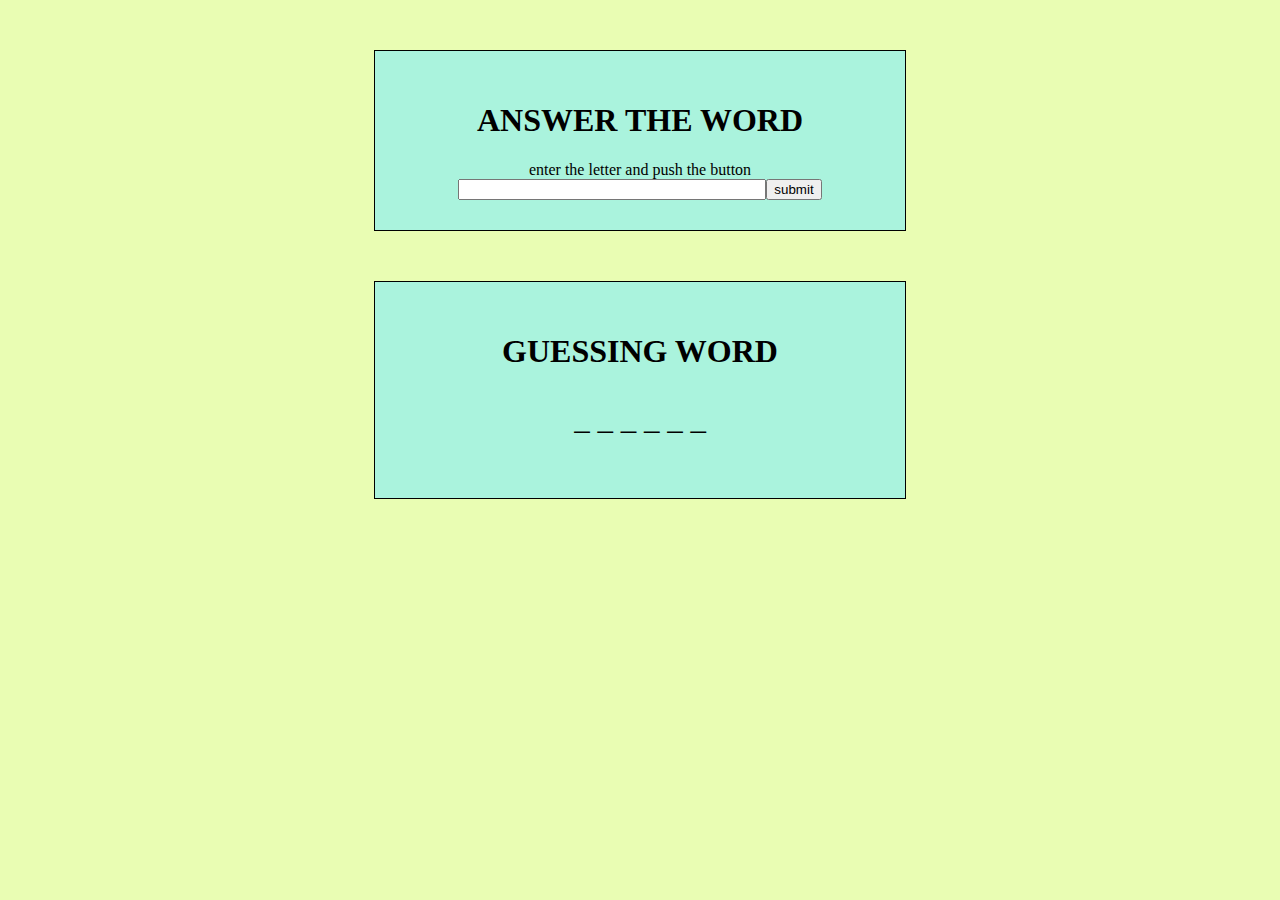
<file: guess the word/index.html>
<!DOCTYPE html>
<html lang="en">

<head>
    <meta charset="UTF-8">
    <meta name="viewport" content="width=device-width, initial-scale=1.0">
    <title>GAME</title>
    <link rel="stylesheet" href="style.css">
</head>

<body>
    <dir id="root">
        <h1 class="form_title">ANSWER THE WORD</h1>
    </dir>
    <dir id="guessing">
        <h1 class="form_title">
            GUESSING WORD</h1>
    </dir>
    <script src="game.js "></script>
</body>

</html>
</file>
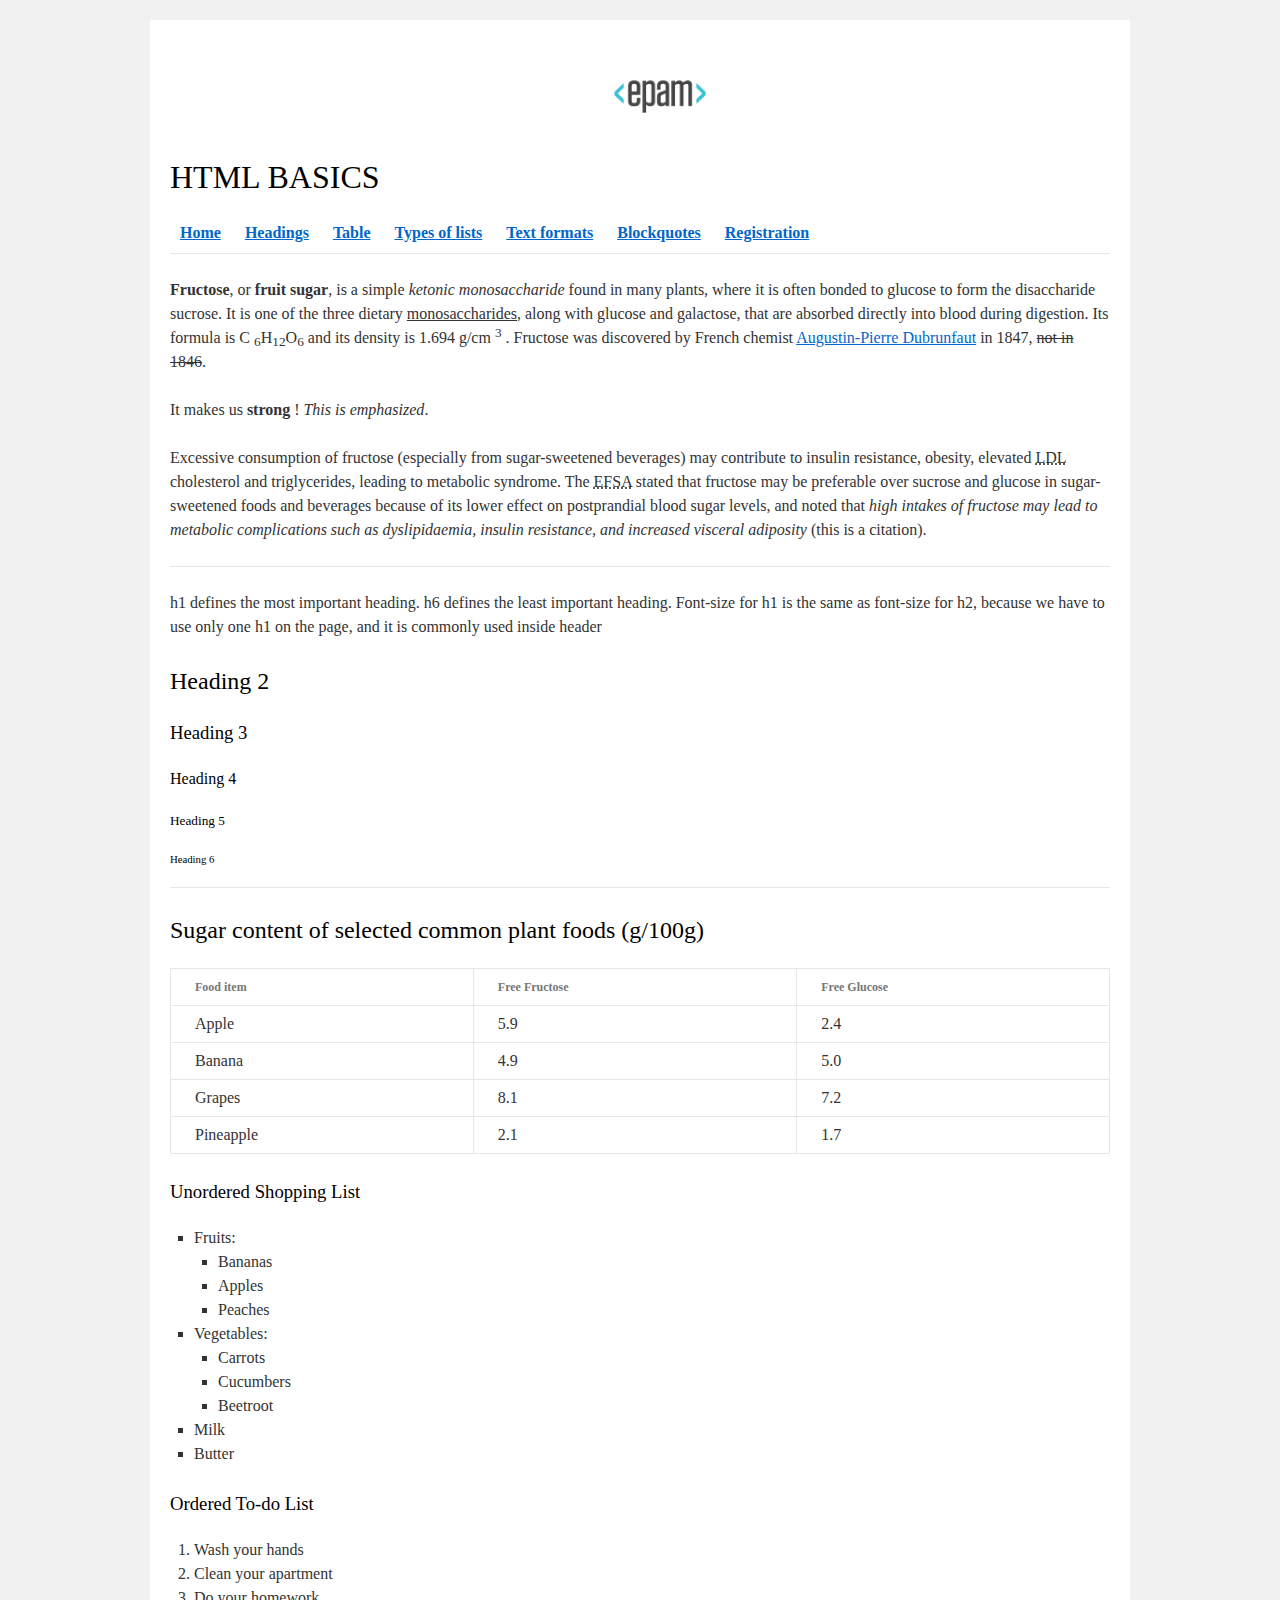
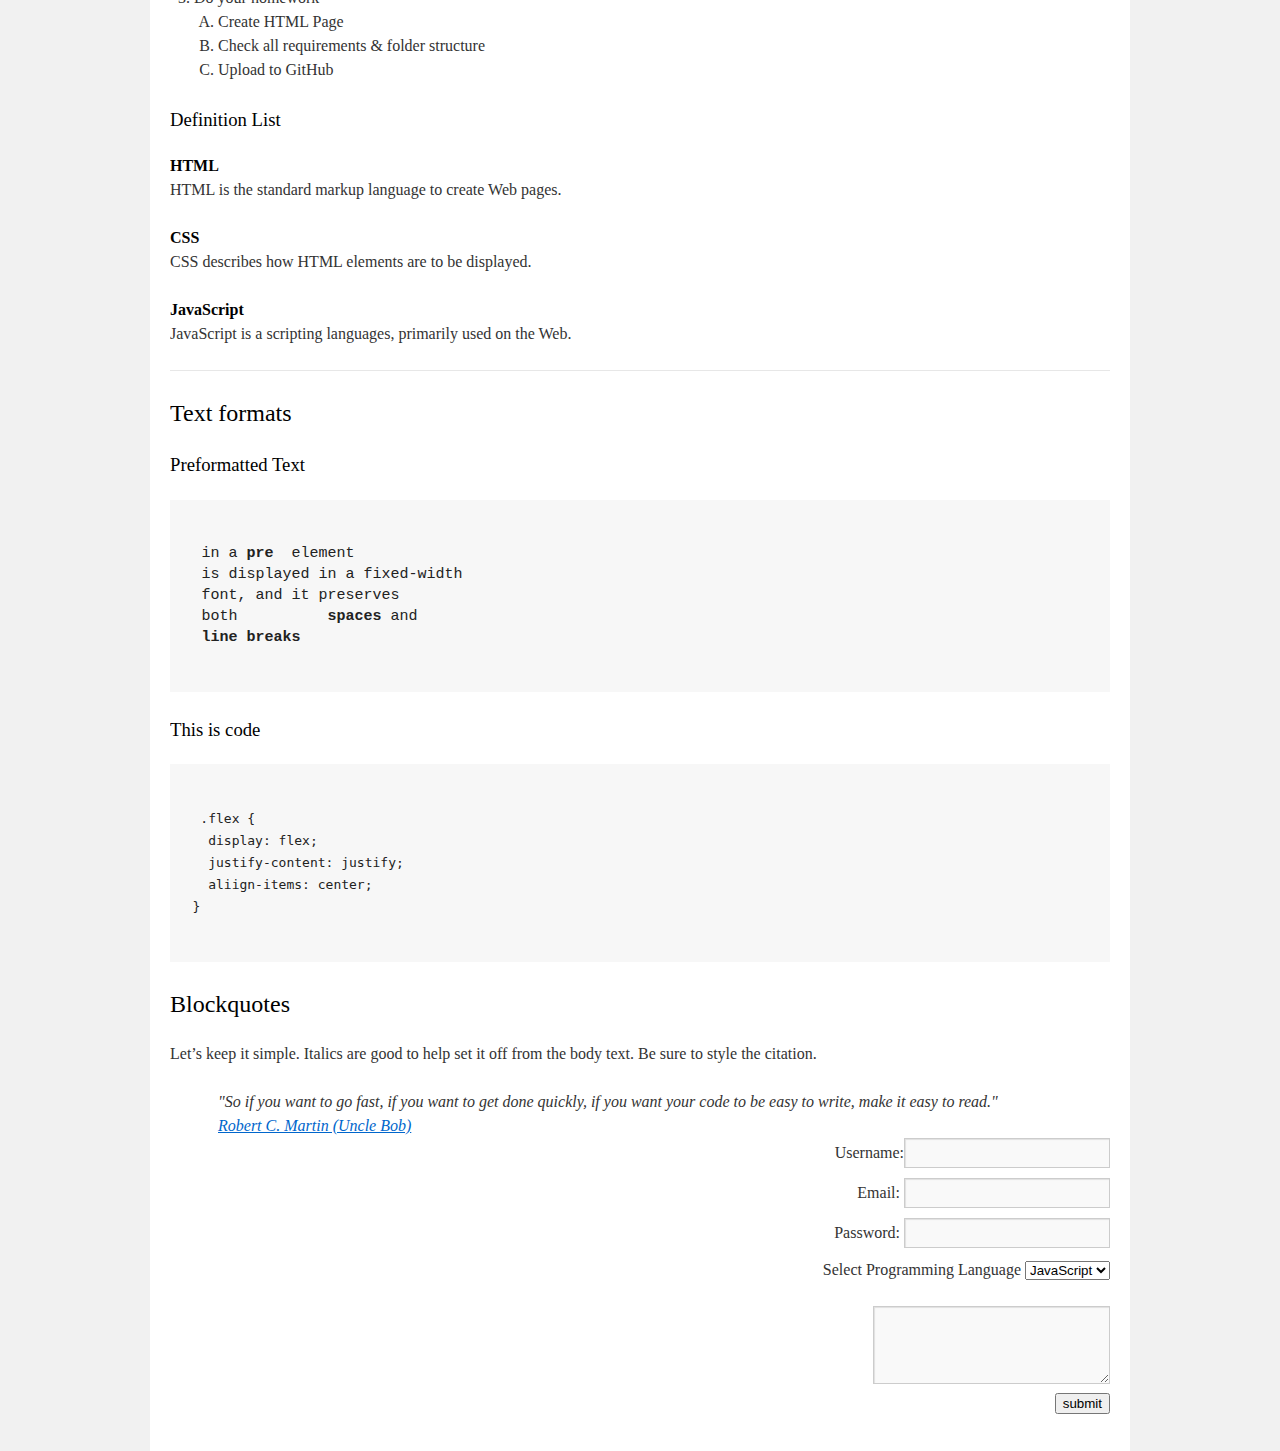
<file: FL13_HW1/homework/index.html>
<!DOCTYPE html>
<html lang="en">

<head>
    <meta charset="utf-8" />
    <title>HTML Basics</title>
    <link rel="stylesheet" href="style.css" />
</head>

<body>
    <div id="wrapper">
        <div id="main">
            <div id="container">
                <div id="content" role="main">
                    <header>
                        <img src="logo.png" alt="Epam" />
                        <h1 id="Home">HTML BASICS</h1>

                        <nav>
                            <a href="#Home"><b>Home</b></a>
                            <a href="#Headings"><b>Headings</b></a>
                            <a href="#Table"><b>Table</b></a>
                            <a href="#TypesOfLists"><b>Types of lists</b></a>
                            <a href="#TextFormats"><b>Text formats</b></a>
                            <a href="#Blockquotes"><b>Blockquotes</b></a>
                            <a href="#Registration"><b>Registration</b></a>
                        </nav>
                        <hr />
                    </header>
                    <section>
                        <p>
                            <strong>Fructose</strong>, or <strong>fruit sugar</strong>, is a simple <i>ketonic monosaccharide</i> found in many plants, where it is often bonded to glucose to form the disaccharide sucrose. It is one of the three dietary
                            <u>monosaccharides</u>, along with glucose and galactose, that are absorbed directly into blood during digestion. Its formula is C
                            <sub>6</sub>H<sub>12</sub>O<sub>6</sub> and its density is 1.694 g/cm <sup>3</sup> . Fructose was discovered by French chemist
                            <a href="https://en.wikipedia.org/wiki/Augustin-Pierre_Dubrunfaut">Augustin-Pierre Dubrunfaut</a
                >
                in 1847, <del>not in 1846</del>.
              </p>
              <p>
                It makes us <strong>strong</strong> !<em> This is emphasized</em
                >.
              </p>
              <p>
                Excessive consumption of fructose (especially from
                sugar-sweetened beverages) may contribute to insulin resistance,
                obesity, elevated
                <abbr title="Low-density lipoprotein">LDL</abbr> cholesterol and
                triglycerides, leading to metabolic syndrome. The
                <abbr title="European Food Safety Authority"> EFSA</abbr> stated
                that fructose may be preferable over sucrose and glucose in
                sugar-sweetened foods and beverages because of its lower effect
                on postprandial blood sugar levels, and noted that
                <cite
                  >high intakes of fructose may lead to metabolic complications
                  such as dyslipidaemia, insulin resistance, and increased
                  visceral adiposity</cite
                >
                (this is a citation).
              </p>

              <hr />
              <p>
                h1 defines the most important heading. h6 defines the least
                important heading. Font-size for h1 is the same as font-size for
                h2, because we have to use only one h1 on the page, and it is
                commonly used inside header
              </p>
              <h2 id="Headings">Heading 2</h2>
              <h3>Heading 3</h3>
              <h4>Heading 4</h4>
              <h5>Heading 5</h5>
              <h6>Heading 6</h6>
              <hr />
              <h2 id="Table">
                Sugar content of selected common plant foods (g/100g)
              </h2>
              <table>
                <tr>
                  <th>Food item</th>
                  <th>Free Fructose</th>
                  <th>Free Glucose</th>
                </tr>
                <tr>
                  <td>Apple</td>
                  <td>5.9</td>
                  <td>2.4</td>
                </tr>
                <tr>
                  <td>Banana</td>
                  <td>4.9</td>
                  <td>5.0</td>
                </tr>
                <tr>
                  <td>Grapes</td>
                  <td>8.1</td>
                  <td>7.2</td>
                </tr>
                <tr>
                  <td>Pineapple</td>
                  <td>2.1</td>
                  <td>1.7</td>
                </tr>
              </table>

              <h3 id="TypesOfLists">Unordered Shopping List</h3>
              <ul>
                <li>
                  Fruits:
                  <ul>
                    <li>Bananas</li>
                    <li>Apples</li>
                    <li>Peaches</li>
                  </ul>
                </li>
                <li>
                  Vegetables:
                  <ul>
                    <li>Carrots</li>
                    <li>Cucumbers</li>
                    <li>Beetroot</li>
                  </ul>
                </li>
                <li>Milk</li>
                <li>Butter</li>
              </ul>
              <h3>Ordered To-do List</h3>
              <ol>
                <li>Wash your hands</li>
                <li>Clean your apartment</li>
                <li>
                  Do your homework
                  <ol>
                    <li>Create HTML Page</li>
                    <li>Check all requirements & folder structure</li>
                    <li>Upload to GitHub</li>
                  </ol>
                </li>
              </ol>

              <h3>Definition List</h3>
              <dl>
                <dt>HTML</dt>
                <dd>
                  HTML is the standard markup language to create Web pages.
                </dd>
                <dt>CSS</dt>
                <dd>CSS describes how HTML elements are to be displayed.</dd>
                <dt>JavaScript</dt>
                <dd>
                  JavaScript is a scripting languages, primarily used on the
                  Web.
                </dd>
              </dl>
              <hr />

              <h2 id="TextFormats">Text formats</h2>
              <h3>Preformatted Text</h3>
              <pre>
                  
 in a <b>pre</b>  element
 is displayed in a fixed-width
 font, and it preserves
 both          <b>spaces</b> and
 <b>line breaks</b>
            </pre>
              <h3>This is code</h3>
              <pre>
                            <code>
 .flex {
  display: flex;
  justify-content: justify;
  aliign-items: center;
}
</code>
</pre>

              <h2 id="Blockquotes">Blockquotes</h2>
              <p>
                Let’s keep it simple. Italics are good to help set it off from
                the body text. Be sure to style the citation.
              </p>
              <blockquote>
                "So if you want to go fast, if you want to get done quickly, if
                you want your code to be easy to write, make it easy to read."
                <br />
                <a href="https://en.wikipedia.org/wiki/Robert_C._Martin"
                  >Robert C. Martin (Uncle Bob)</a
                >
              </blockquote>
              <form id="Registration">
                Username:<input type="text" name="Username" value="" /> <br />
                Email: <input type="email" name="Email" value="" /> <br />
                Password:
                <input type="password" name="Password" value="" />
                <br />
                <p>
                  Select Programming Language
                  <select>
                    <option value="JS">JavaScript</option>
                    <option value=".Net">.Net</option>
                    <option value="Java">Java</option>
                  </select>
                </p>
                <textarea cols="24" rows="3"></textarea>
                <br />
                <button type="submit">submit</button>
              </form>
            </section>
          </div>
        </div>
      </div>
    </div>
  </body>
</html>
</file>
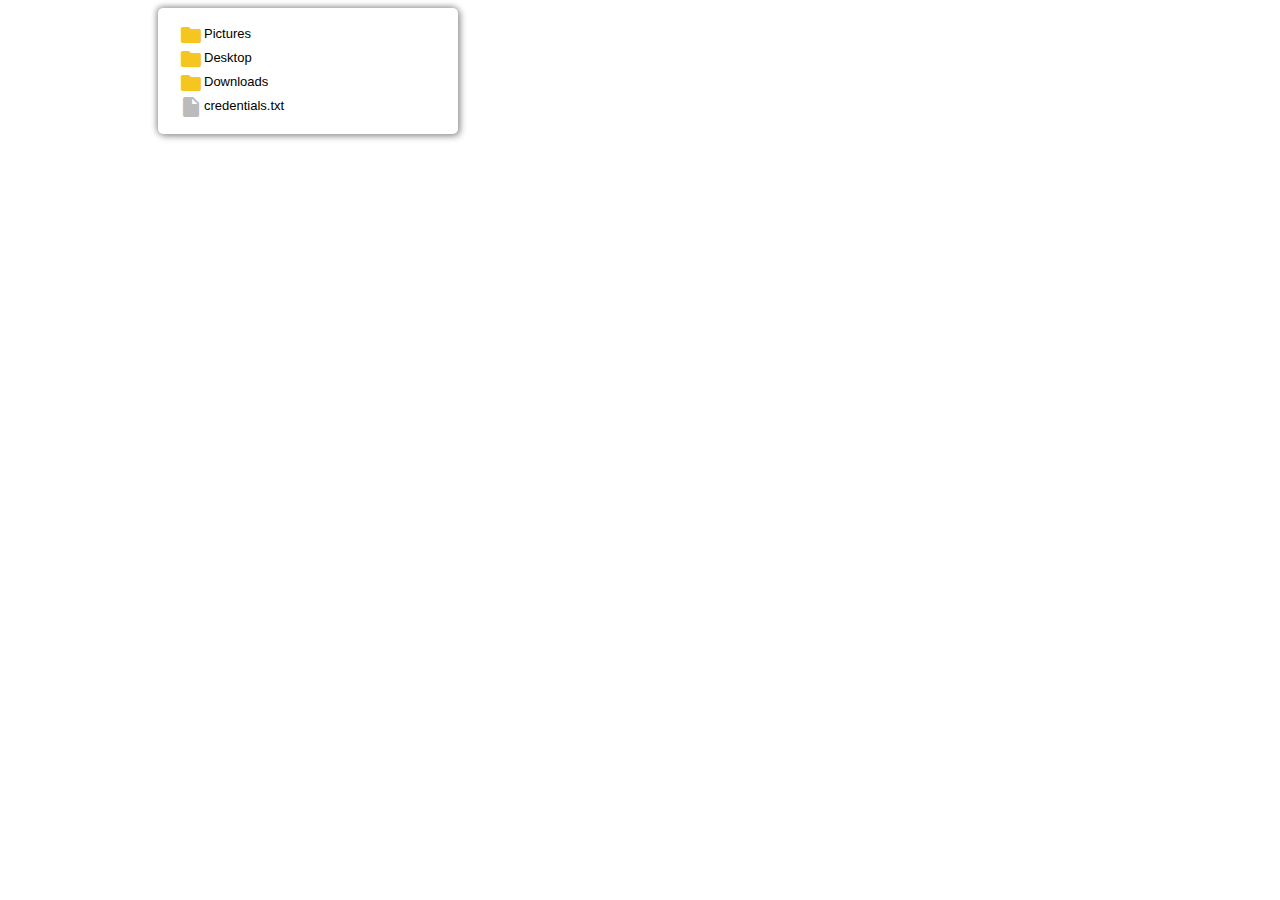
<file: FL13_HW11/homework/index.html>
<!-- DO NOT MODIFY THIS FILE -->
<!DOCTYPE html>
<html lang="en">

<head>
    <meta charset="UTF-8">
    <title>Homework 11 - DOM</title>
    <link rel="stylesheet" href="material-icons/material-icons.css">
    <link rel="stylesheet" href="styles.css">
</head>

<body>
    <div id="root"></div>

    <script src="./app.js"></script>
</body>

</html>
</file>
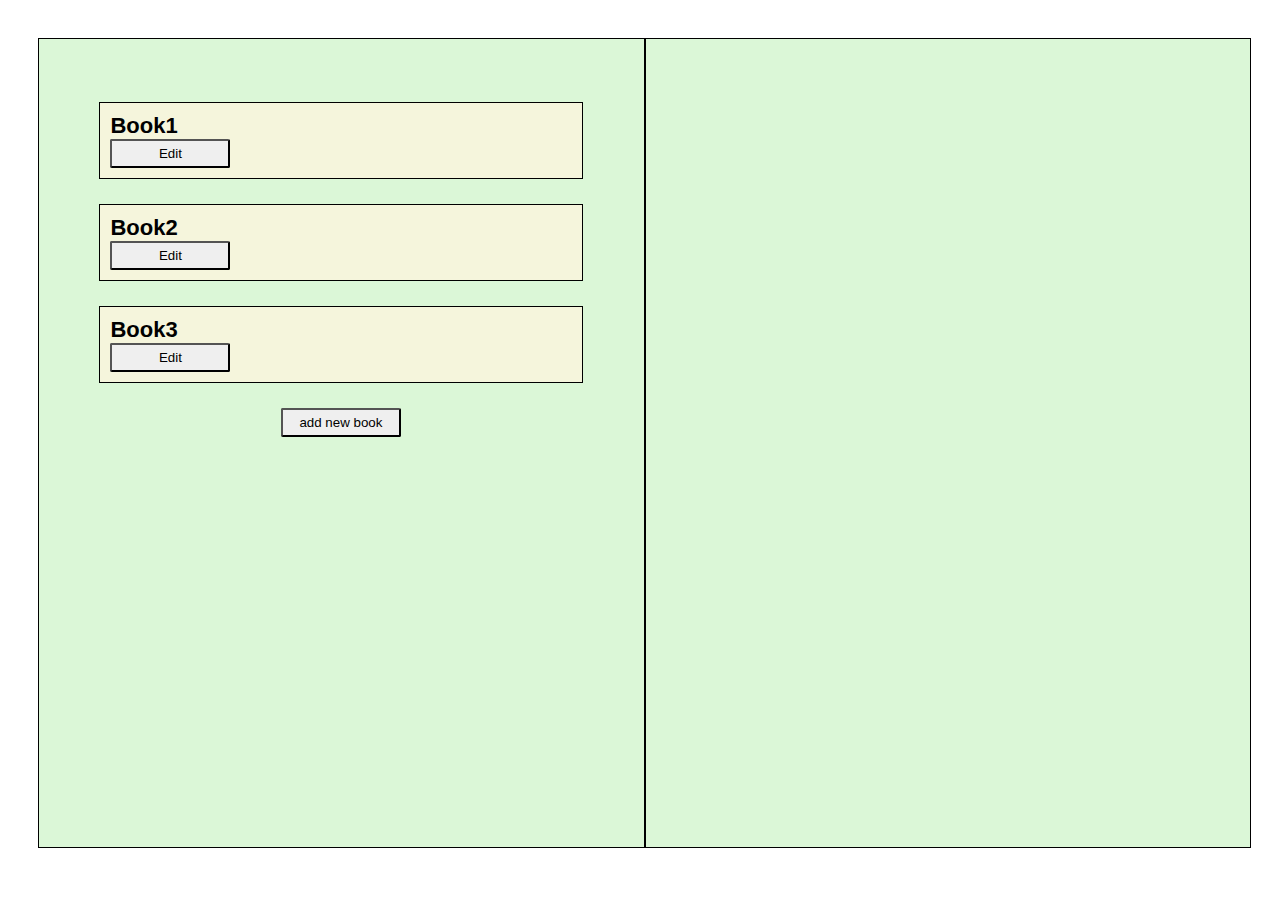
<file: FL13_HW12/homework/index.html>
<!DOCTYPE html>
<html lang="en">
<head>
  <meta charset="UTF-8">
  <title>Homework 12 - BOM</title>
  <link rel="stylesheet" href="styles.css">
</head>
<body>
  <div id="root"></div>
  <script src="./books.js"></script>
  <script src="./app.js"></script>
</body>
</html>
</file>
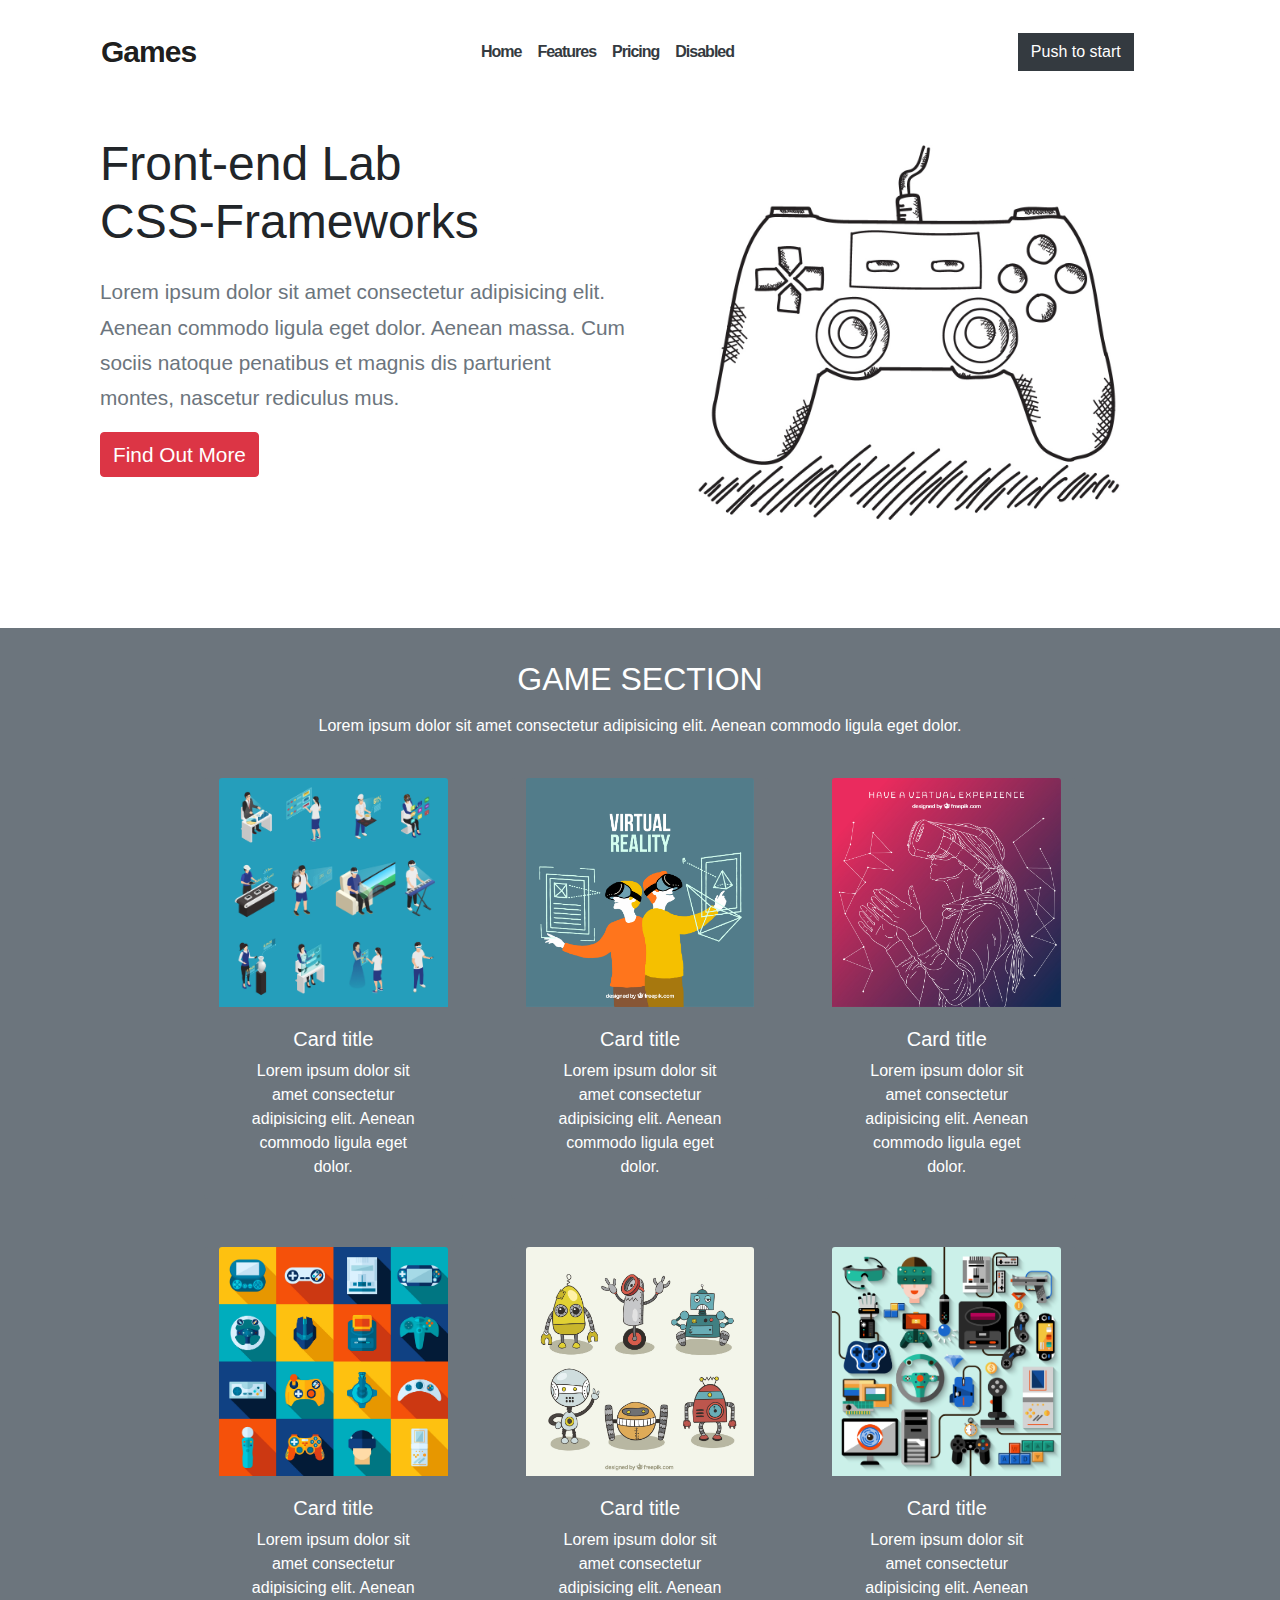
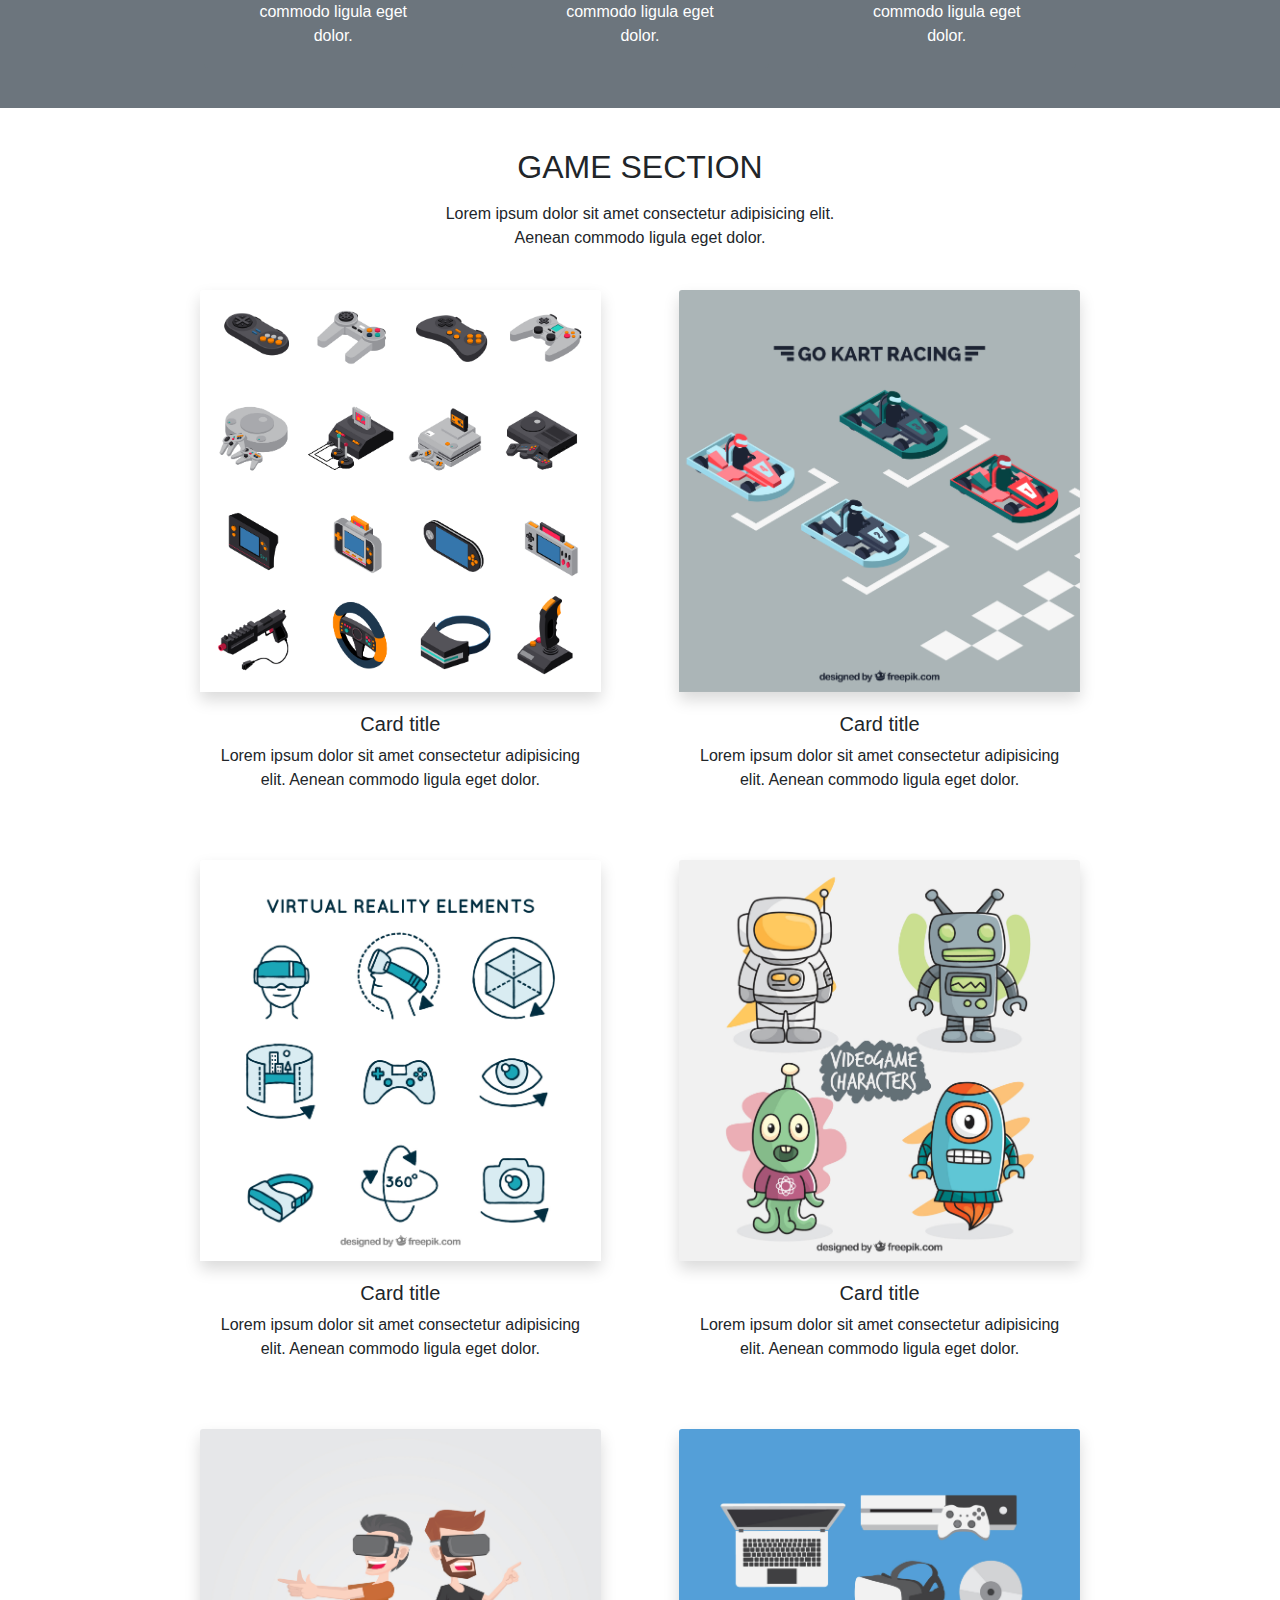
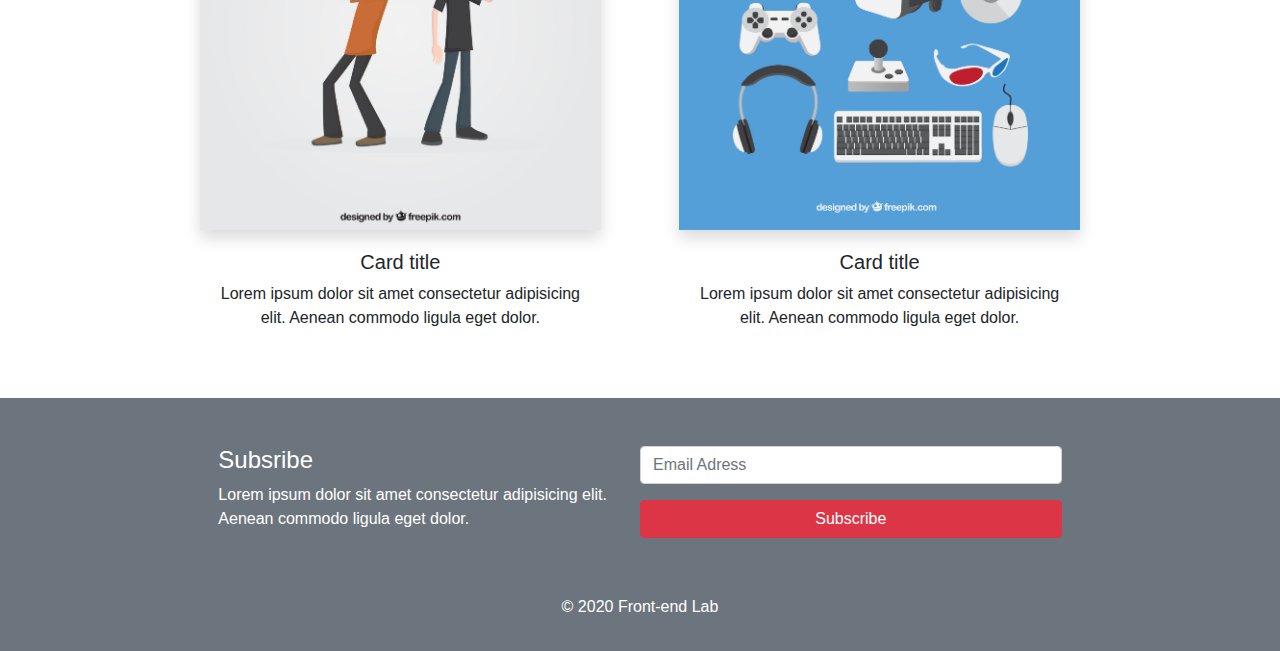
<file: FL13_HW13/homework/index.html>
<!DOCTYPE html>
<html lang="zxx">

<head>
    <meta charset="UTF-8">
    <meta name="viewport" content="width=device-width, initial-scale=1.0">

    <link rel="stylesheet" href="https://stackpath.bootstrapcdn.com/bootstrap/4.4.1/css/bootstrap.min.css" integrity="sha384-Vkoo8x4CGsO3+Hhxv8T/Q5PaXtkKtu6ug5TOeNV6gBiFeWPGFN9MuhOf23Q9Ifjh" crossorigin="anonymous">

    <link rel="stylesheet" href="css/styles.css">

    <title>Document</title>
</head>

<body>
    <header class="container container-md container-sm justify-content-center mt-3">
        <nav class="header_nav navbar navbar-expand-md navbar-light ">
            <a class="header_nav-logo navbar-brand" href="#">Games</a>
            <button class="navbar-toggler" type="button" data-toggle="collapse" data-target="#navbarSupportedContent" aria-controls="navbarSupportedContent" aria-expanded="false" aria-label="Toggle navigation">
    <span class="navbar-toggler-icon"></span>
  </button>
            <div class="collapse navbar-collapse" id="navbarSupportedContent">
                <ul class="navbar-nav justify-content-center col-md-10 col-3 ">

                    <li class="nav-item">
                        <a class="header_nav-link nav-link  text-dark active" href="#">Home</a>
                    </li>
                    <li class="nav-item">
                        <a class="header_nav-link nav-link text-dark" href="#">Features</a>
                    </li>
                    <li class="nav-item">
                        <a class="header_nav-link nav-link  text-dark" href="#">Pricing</a>
                    </li>
                    <li class="nav-item">
                        <a class="header_nav-link nav-link disabled text-dark" href="#" tabindex="-1" aria-disabled="true">Disabled</a>
                    </li>

                </ul>
                <form class="form-inline">
                    <button class="btn btn-dark rounded-0 my-2 my-sm-0">Push to start</button>
                </form>
            </div>
        </nav>
        <div class="d-inline-flex flex-column flex-md-row-reverse ">
            <img class="header_hero-img col-12 col-md-6" src="assets/hero-5.jpg" alt="">
            <div class="header_hero-text col-12 col-md-6 mt-md-5">
                <h2 class="p-0 mb-4">Front-end Lab <br> CSS-Frameworks </h2>
                <p class="p-0 text-muted">Lorem ipsum dolor sit amet consectetur adipisicing elit. Aenean commodo ligula eget dolor. Aenean massa. Cum sociis natoque penatibus et magnis dis parturient montes, nascetur rediculus mus. </p>
                <button type="button" class="header_hero-btn btn btn-danger mb-5">Find Out More</button>
            </div>
        </div>
    </header>
    <div class="card_conteiner w-100  mt-3 p-3 mb-2 bg-secondary text-white justify-content-center">
        <div class="col-12 text-center">
            <div class="text-center">
                <h2 class="m-3"> GAME SECTION</h2>
                <p>Lorem ipsum dolor sit amet consectetur adipisicing elit. Aenean commodo ligula eget dolor.</p>
            </div>
        </div>
        <div class="card_conteiner-title row justify-content-center">
            <div class="card_conteiner-cards col-md-10 col-12 row justify-content-center ">
                <div class="card bg-secondary col-sm-5 col-md-3 col-12 m-4 rounded-1 border-0">
                    <img src="assets/1.jpg" class="card-img-top" alt="...">
                    <div class="card-body text-center">
                        <h5 class="content_card-title font-weight-normal">Card title</h5>
                        <p class="card-text ">Lorem ipsum dolor sit amet consectetur adipisicing elit. Aenean commodo ligula eget dolor.</p>
                    </div>
                </div>
                <div class="card bg-secondary col-sm-5 col-md-3 col-12 m-4 rounded-1 border-0">
                    <img src="assets/2.jpg" class="card-img-top" alt="...">
                    <div class="card-body text-center">
                        <h5 class="content_card-title font-weight-normal">Card title</h5>
                        <p class="card-text">Lorem ipsum dolor sit amet consectetur adipisicing elit. Aenean commodo ligula eget dolor.</p>
                    </div>
                </div>
                <div class="card bg-secondary col-sm-5 col-md-3 col-12 m-4 rounded-1 border-0">
                    <img src="assets/3.jpg " class="card-img-top " alt="... ">
                    <div class="card-body text-center">
                        <h5 class="content_card-title font-weight-normal">Card title</h5>
                        <p class="card-text ">Lorem ipsum dolor sit amet consectetur adipisicing elit. Aenean commodo ligula eget dolor.</p>
                    </div>
                </div>
                <div class="card bg-secondary col-sm-5 col-md-3 col-12 m-4 rounded-1 border-0">
                    <img src="assets/4.jpg " class="card-img-top " alt="... ">
                    <div class="card-body text-center">
                        <h5 class="content_card-title font-weight-normal">Card title</h5>
                        <p class="card-text ">Lorem ipsum dolor sit amet consectetur adipisicing elit. Aenean commodo ligula eget dolor.</p>
                    </div>
                </div>
                <div class="card bg-secondary col-sm-5 col-md-3 col-12 m-4 rounded-1 border-0">
                    <img src="assets/5.jpg " class="card-img-top " alt="... ">
                    <div class="card-body text-center">
                        <h5 class="content_card-title font-weight-normal">Card title</h5>
                        <p class="card-text ">Lorem ipsum dolor sit amet consectetur adipisicing elit. Aenean commodo ligula eget dolor.</p>
                    </div>
                </div>
                <div class="card bg-secondary col-sm-5 col-md-3 col-12 m-4 rounded-1 border-0">
                    <img src="assets/6.jpg " class="card-img-top " alt="... ">
                    <div class="card-body text-center">
                        <h5 class="content_card-title font-weight-normal">Card title</h5>
                        <p class="card-text ">Lorem ipsum dolor sit amet consectetur adipisicing elit. Aenean commodo ligula eget dolor.</p>
                    </div>
                </div>
            </div>
        </div>
    </div>

    <div class="bigcard_container p-3 mb-2 justify-content-center">
        <div class="bigcard_container-text row justify-content-center">
            <div class="col-4 ">
                <div class="text-center">
                    <h2 class="m-3"> GAME SECTION</h2>
                    <p>Lorem ipsum dolor sit amet consectetur adipisicing elit. Aenean commodo ligula eget dolor.</p>
                </div>
            </div>
            <div class="content_card col-md-10 conteiner row justify-content-center ">
                <div class="card col-md-5 col-11 m-4 rounded-1 border-0">
                    <img src="assets/7.jpg" class="card-img-top shadow" alt="...">
                    <div class="card-body text-center">
                        <h5 class="content_card-title font-weight-normal">Card title</h5>
                        <p class="card-text ">Lorem ipsum dolor sit amet consectetur adipisicing elit. Aenean commodo ligula eget dolor.</p>
                    </div>
                </div>
                <div class="card col-md-5 col-11 m-4 rounded-1 border-0">
                    <img src="assets/8.jpg" class="card-img-top shadow" alt="...">
                    <div class="card-body text-center">
                        <h5 class="content_card-title font-weight-normal">Card title</h5>
                        <p class="card-text">Lorem ipsum dolor sit amet consectetur adipisicing elit. Aenean commodo ligula eget dolor.</p>
                    </div>
                </div>
                <div class="card col-md-5 col-11 m-4 rounded-1 border-0" style=" width: 32rem; ">
                    <img src="assets/9.jpg " class="card-img-top shadow " alt="... ">
                    <div class="card-body text-center">
                        <h5 class="content_card-title font-weight-normal">Card title</h5>
                        <p class="card-text ">Lorem ipsum dolor sit amet consectetur adipisicing elit. Aenean commodo ligula eget dolor.</p>
                    </div>
                </div>
                <div class="card col-md-5 col-11 m-4 rounded-1 border-0" style="width: 32rem; ">
                    <img src="assets/10.jpg " class="card-img-top shadow" alt="... ">
                    <div class="card-body text-center">
                        <h5 class="content_card-title font-weight-normal">Card title</h5>
                        <p class="card-text ">Lorem ipsum dolor sit amet consectetur adipisicing elit. Aenean commodo ligula eget dolor.</p>
                    </div>
                </div>
                <div class="card col-md-5 col-11 m-4 rounded-1 border-0" style="width: 32rem; ">
                    <img src="assets/11.jpg " class="card-img-top shadow" alt="... ">
                    <div class="card-body text-center">
                        <h5 class="content_card-title font-weight-normal">Card title</h5>
                        <p class="card-text ">Lorem ipsum dolor sit amet consectetur adipisicing elit. Aenean commodo ligula eget dolor.</p>
                    </div>
                </div>
                <div class="card col-md-5 col-11 m-4 rounded-1 border-0" style="width: 32rem; ">
                    <img src="assets/12.jpg " class="card-img-top shadow" alt="... ">
                    <div class="card-body text-center">
                        <h5 class="content_card-title font-weight-normal">Card title</h5>
                        <p class="card-text ">Lorem ipsum dolor sit amet consectetur adipisicing elit. Aenean commodo ligula eget dolor.</p>
                    </div>
                </div>
            </div>
        </div>
    </div>
    <footer class="justify-content-center text-white bg-secondary row">
        <div class="col-md-8 col-11 row justify-content-center">
            <div class="col-md-6 col-11 mt-5 p-0">
                <h4>Subsribe</h4>
                <p>Lorem ipsum dolor sit amet consectetur adipisicing elit. Aenean commodo ligula eget dolor.</p>
            </div>
            <div class="col-md-6 col-11 mt-5 p-0">
                <form>
                    <div class="footer-form form-group">
                        <input type="text" class="form-control" id="formGroupExampleInput" placeholder="Email Adress">
                    </div>
                </form>
                <button type="button" class="btn btn-danger col-12 ">Subscribe</button>
            </div>
        </div>

        <div class="text-center col-12 mt-5 mb-3">
            <p>&copy; 2020 Front-end Lab</p>
        </div>
    </footer>
    <script src="https://code.jquery.com/jquery-3.5.1.slim.min.js" integrity="sha384-DfXdz2htPH0lsSSs5nCTpuj/zy4C+OGpamoFVy38MVBnE+IbbVYUew+OrCXaRkfj" crossorigin="anonymous"></script>
    <script src="https://cdn.jsdelivr.net/npm/popper.js@1.16.0/dist/umd/popper.min.js" integrity="sha384-Q6E9RHvbIyZFJoft+2mJbHaEWldlvI9IOYy5n3zV9zzTtmI3UksdQRVvoxMfooAo" crossorigin="anonymous"></script>
    <script src="https://stackpath.bootstrapcdn.com/bootstrap/4.5.0/js/bootstrap.min.js" integrity="sha384-OgVRvuATP1z7JjHLkuOU7Xw704+h835Lr+6QL9UvYjZE3Ipu6Tp75j7Bh/kR0JKI" crossorigin="anonymous"></script>
</body>

</html>
</file>
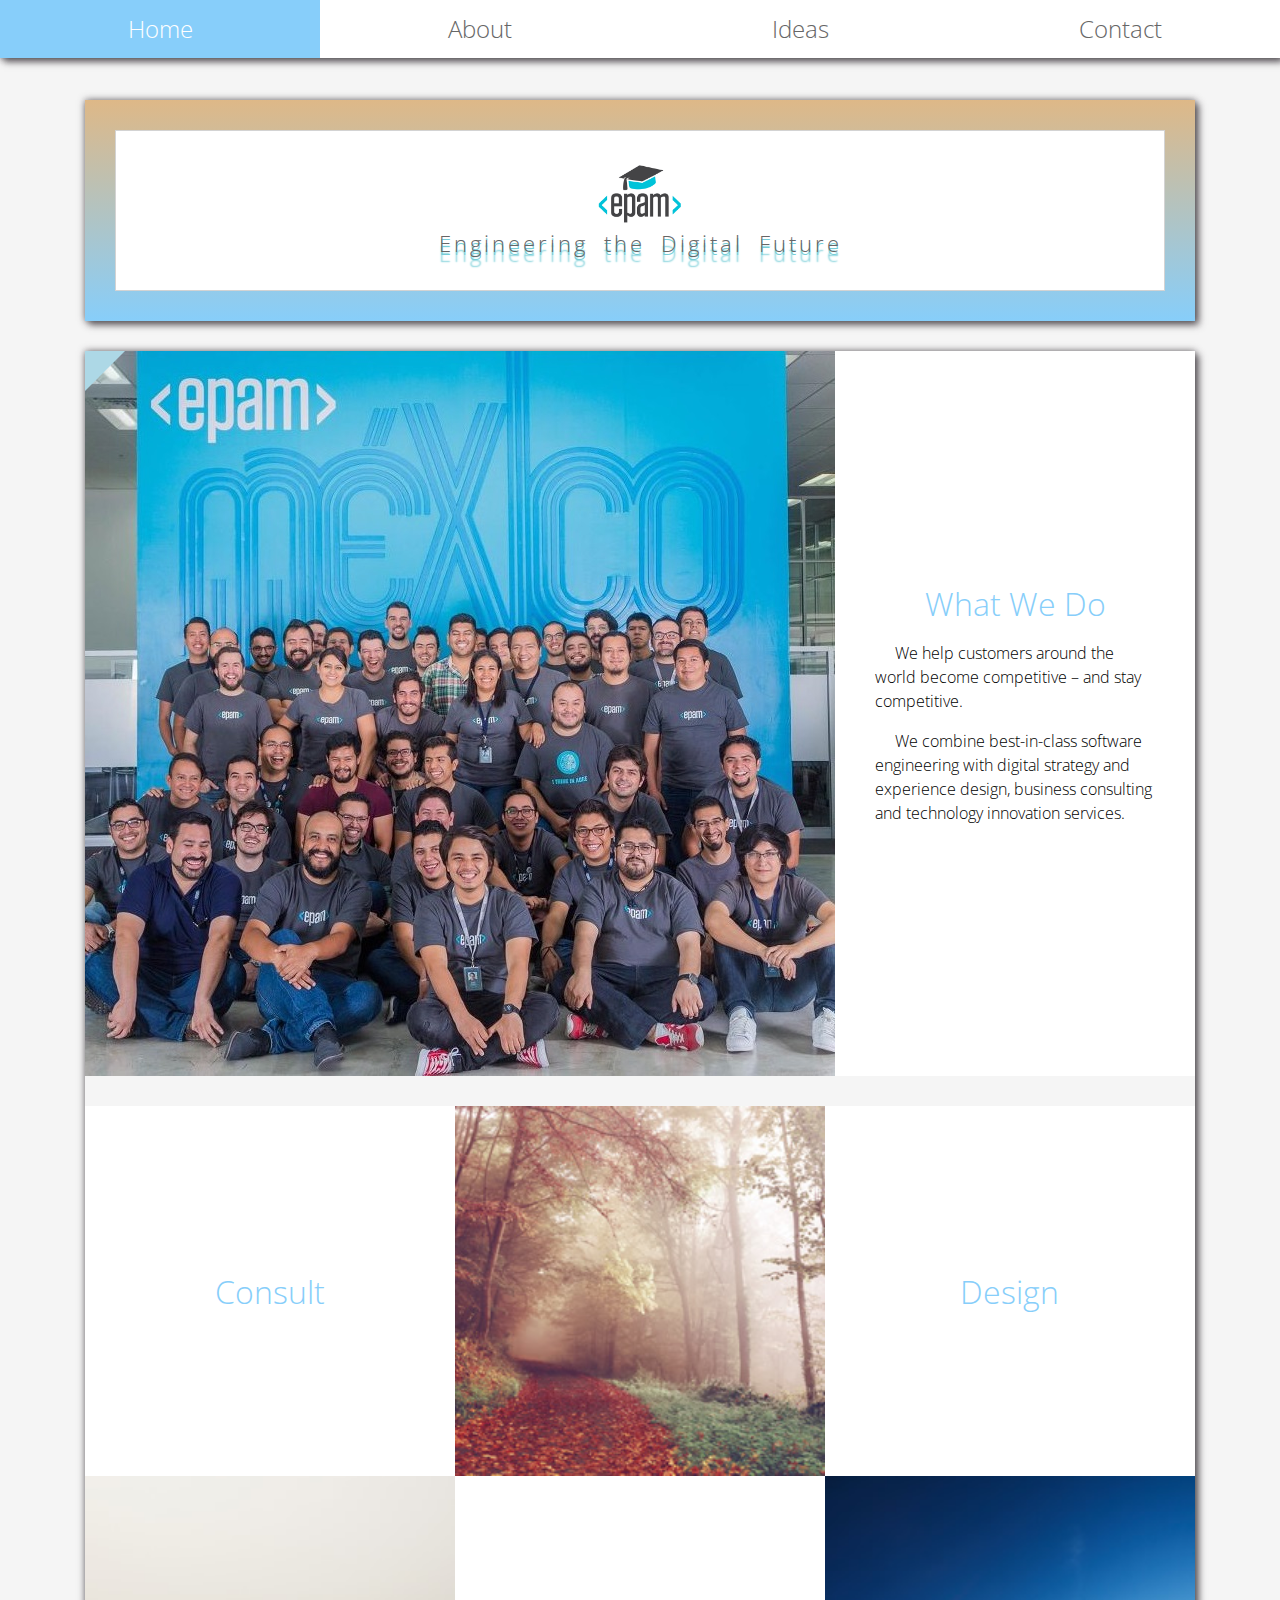
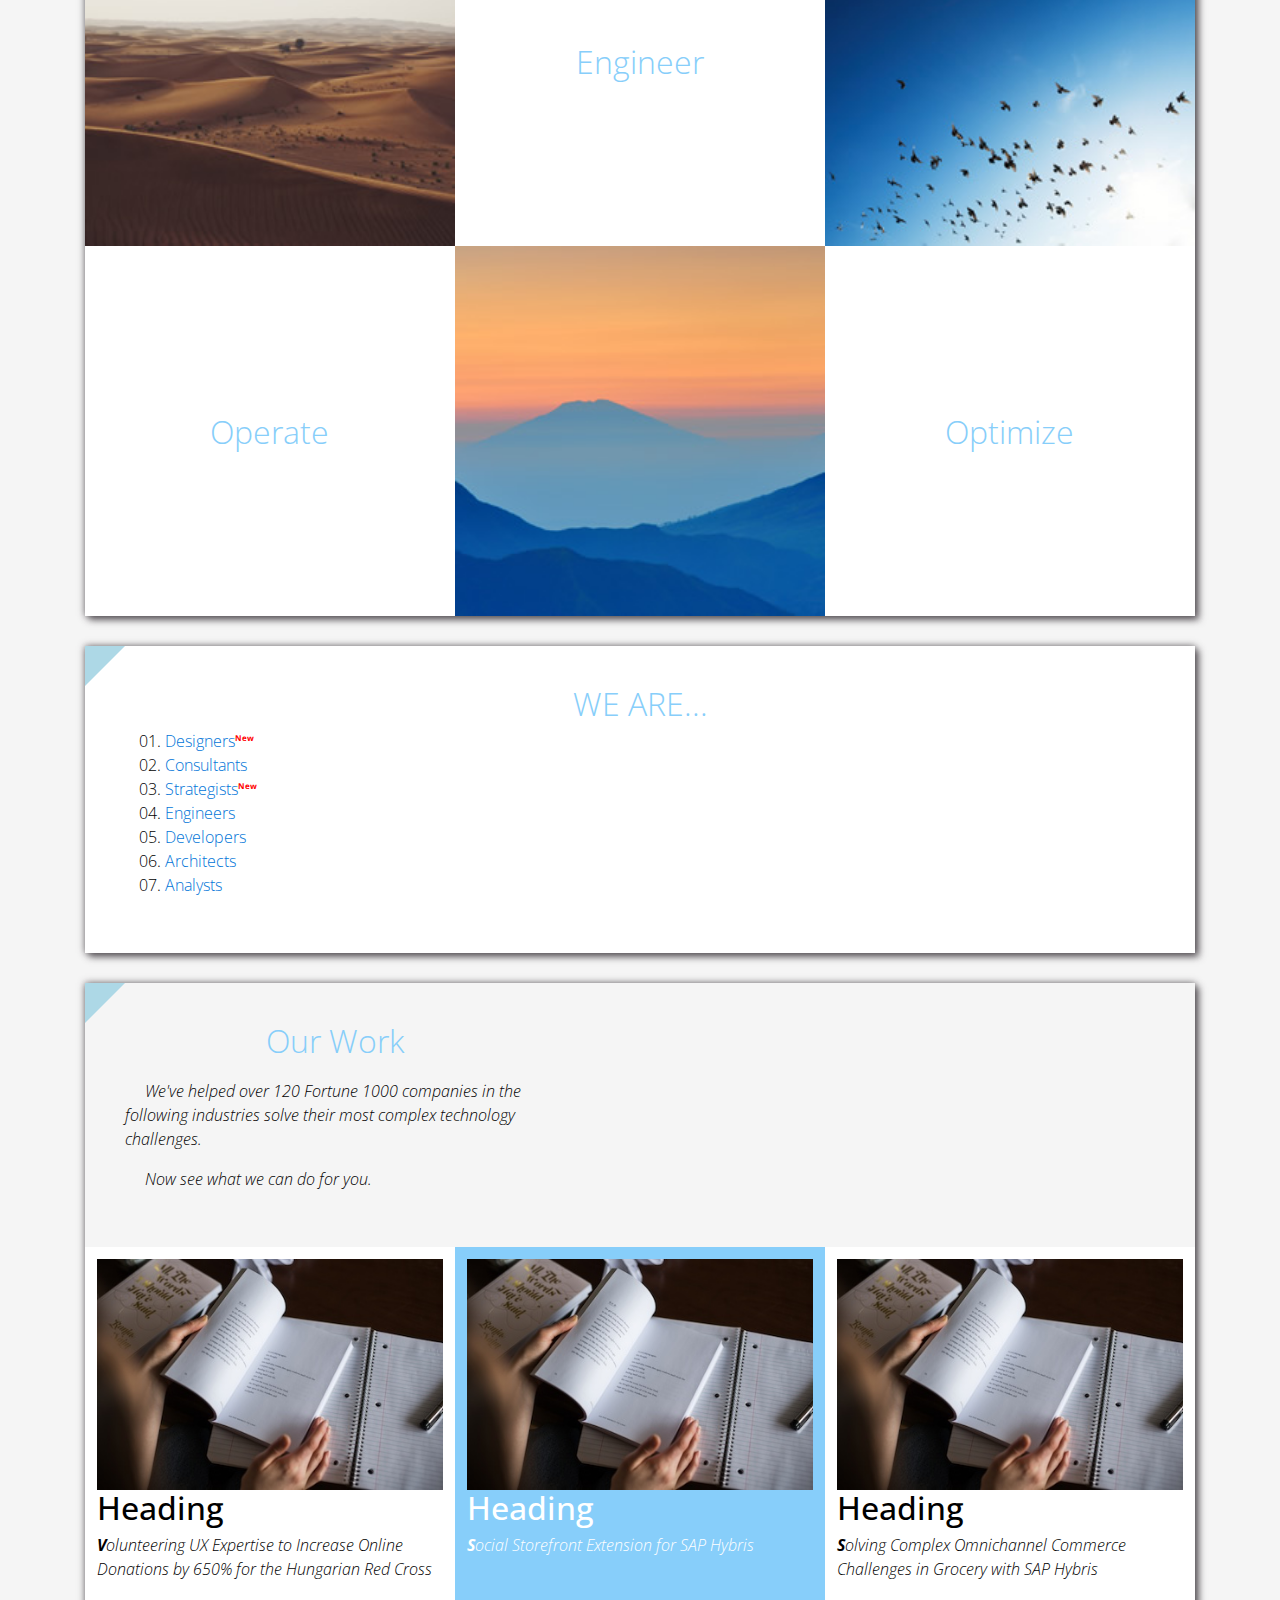
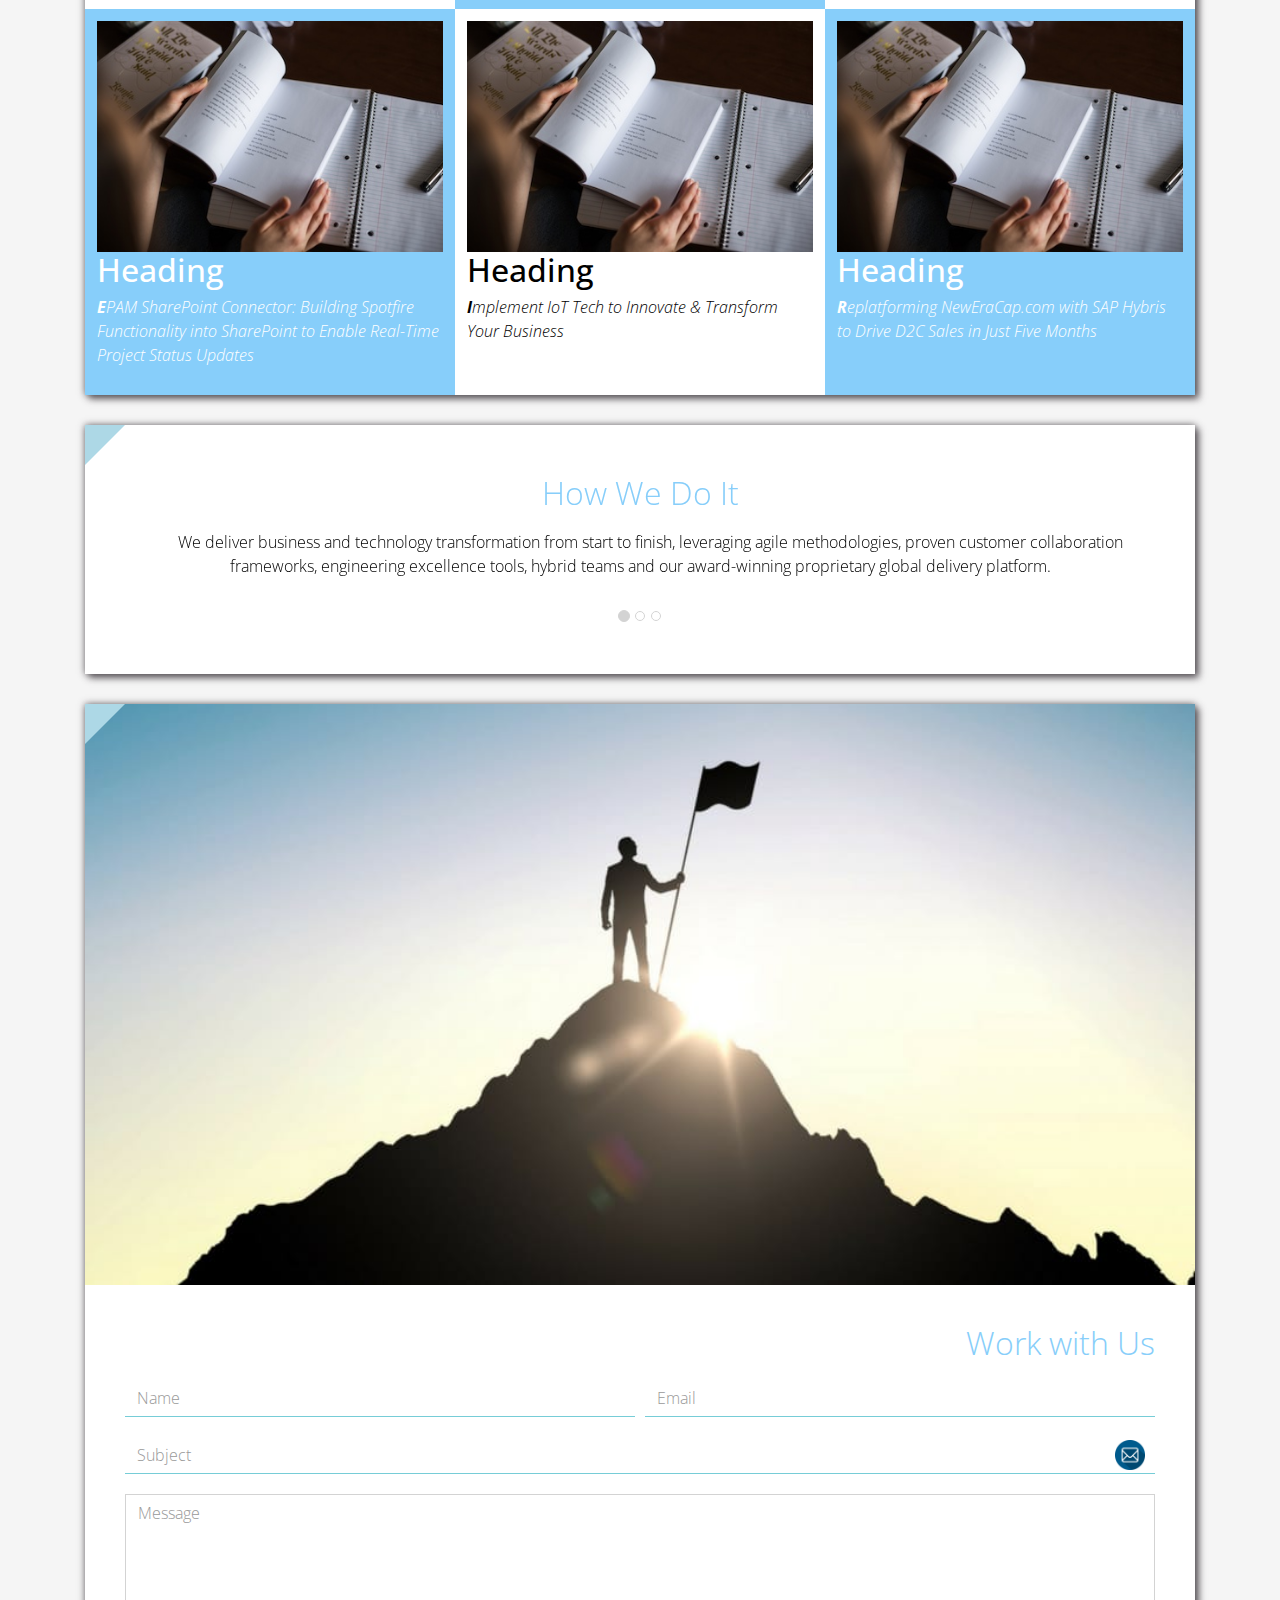
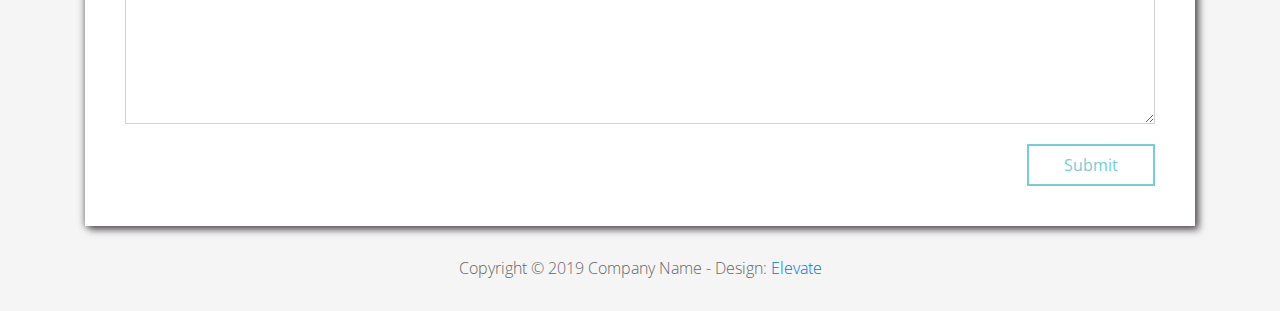
<file: FL13_HW2/homework/index.html>
<!DOCTYPE html>
<html lang="en">
<head>
  <meta charset="utf-8">
  <meta http-equiv="X-UA-Compatible" content="IE=edge">
  <meta name="viewport" content="width=device-width, initial-scale=1">

  <title>CSS Basics HW</title>



  <!-- load stylesheets -->
  <link rel="stylesheet" href="http://fonts.googleapis.com/css?family=Open+Sans:300,400">
  <!-- Google web font "Open Sans" -->
  <link rel="stylesheet" href="css/bootstrap.min.css">
  <!-- Bootstrap style -->
  <link rel="stylesheet" href="css/general.css">
  <link rel="stylesheet" href="css/style.css">
  <!-- Templatemo style -->
</head>

<body>
<div class="container">

  <div class="tm-sidebar">
    <nav class="tm-main-nav">
      <ul>
        <li class="tm-nav-item"><a href="#home" class="tm-nav-item-link">Home</a></li>
        <li class="tm-nav-item"><a href="#about" class="tm-nav-item-link">About</a></li>
        <li class="tm-nav-item"><a href="#ideas" class="tm-nav-item-link">Ideas</a></li>
        <li class="tm-nav-item"><a href="#contact" class="tm-nav-item-link">Contact</a></li>
      </ul>
    </nav>
  </div>

  <div class="tm-main-content">

    <div id="home" class="tm-content-box tm-content-header margin-b-10">
      <div class="tm-banner">
        <div class="tm-banner-inner">
          <img src="img/epam_logo.png" width="100" alt="">
          <p class="tm-banner-text">Engineering the Digital Future</p>
        </div>
      </div>
    </div>

    <section>
      <div class="tm-content-box flex-2-col">

        <div class="padding-medium flex-item tm-team-description-container flex-item">
          <h2 class="tm-section-title">What We Do</h2>
          <p class="tm-section-description">We help customers around the world become competitive – and stay competitive.</p>
          <p class="tm-section-description"> We combine best-in-class software engineering with digital strategy and experience design, business consulting and technology innovation services.</p>
        </div>
        <div class="flex-item tm-team-img">
          <img src="img/epam-mexico.jpg" alt="epam-mexico">
        </div>

      </div>

      <div id="about" class="tm-content-box">

        <ul class="boxes gallery-container">
          <li class="box box-bg">
            <h2 class="tm-section-title tm-section-title-box tm-box-bg-title">Consult</h2>
          </li>
          <li class="box">
            <a href="img/idea-large-01.jpg">
              <img src="img/idea-01.jpg" alt="Image" class="img-fluid thumbnail box-img">
            </a>
          </li>
          <li class="box box-bg">
            <h2 class="tm-section-title tm-section-title-box tm-box-bg-title">Design</h2>
          </li>
          <li class="box">
            <a href="img/idea-large-02.jpg">
              <img src="img/idea-02.jpg" alt="Image" class="img-fluid thumbnail box-img">
            </a>
          </li>
          <li class="box box-bg">
            <h2 class="tm-section-title tm-section-title-box tm-box-bg-title">Engineer</h2>
          </li>
          <li class="box">
            <a href="img/idea-large-03.jpg">
              <img src="img/idea-03.jpg" alt="Image" class="img-fluid thumbnail box-img">
            </a>
          </li>
          <li class="box box-bg">
            <h2 class="tm-section-title tm-section-title-box tm-box-bg-title">Operate</h2>
          </li>
          <li class="box">
            <a href="img/idea-large-04.jpg">
              <img src="img/idea-04.jpg" alt="Image" class="img-fluid thumbnail box-img">
            </a>
          </li>
          <li class="box box-bg">
            <h2 class="tm-section-title tm-section-title-box tm-box-bg-title">Optimize</h2>
          </li>
        </ul>

      </div>

    </section>

    <!-- slider -->
    <section class="heading tm-content-box">
      <div class="padding-medium">
        <h2> WE ARE...</h2>
        <ol>
          <li><a href="index.html" class="text">Designers</a></li>
          <li><a href="index.html">Consultants</a></li>
          <li><a href="#" class="text">Strategists</a></li>
          <li><a href="#">Engineers</a></li>
          <li><a href="#">Developers</a></li>
          <li><a href="#">Architects</a></li>
          <li><a href="#">Analysts</a></li>
        </ol>
      </div>
    </section>

    <section class="blocks">
      <div class="padding-medium flex-item tm-team-description-container">
        <h2 class="tm-section-title">Our Work</h2>
        <p class="tm-section-description">We've helped over 120 Fortune 1000 companies in the following industries solve their most complex technology challenges. </p>
        <p class="tm-section-description"> Now see what we can do for you.</p>
      </div>
      <div class="tm-content-box flex-2-col">
      </div>
      <div  class="tm-content-box">
        <ul class="boxes gallery-container">
          <li class="box box-work">
            <img src="img/study.jpeg" alt="Image" class="img-fluid">
            <div>
              <h2>Heading</h2>
              <p>Volunteering UX Expertise to Increase Online Donations by 650% for the Hungarian Red Cross</p>
            </div>
          </li>
          <li class="box box-work">
            <img src="img/study.jpeg" alt="Image" class="img-fluid">
            <div>
              <h2>Heading</h2>
              <p>Social Storefront Extension for SAP Hybris</p>
            </div>
          </li>
          <li class="box box-work">
            <img src="img/study.jpeg" alt="Image" class="img-fluid">
            <div>
              <h2>Heading</h2>
              <p>Solving Complex Omnichannel Commerce Challenges in Grocery with SAP Hybris</p>
            </div>
          </li>
          <li class="box box-work">
            <img src="img/study.jpeg" alt="Image" class="img-fluid">
            <div>
              <h2>Heading</h2>
              <p>EPAM SharePoint Connector: Building Spotfire Functionality into SharePoint to Enable Real-Time Project Status Updates</p>
            </div>
          </li>
          <li class="box box-work">
            <img src="img/study.jpeg" alt="Image" class="img-fluid">
            <div>
              <h2>Heading</h2>
              <p>Implement IoT Tech to Innovate &amp; Transform Your Business</p>
            </div>
          </li>
          <li class="box box-work">
            <img src="img/study.jpeg" alt="Image" class="img-fluid">
            <div>
              <h2>Heading</h2>
              <p>Replatforming NewEraCap.com with SAP Hybris to Drive D2C Sales in Just Five Months</p>
            </div>
          </li>
        </ul>

      </div>
    </section>

    <section id="ideas">
      <div id="tmCarousel" class="carousel slide tm-content-box" data-ride="carousel">

        <ol class="carousel-indicators">
          <li data-target="#tmCarousel" data-slide-to="0" class="active"></li>
          <li data-target="#tmCarousel" data-slide-to="1" class=""></li>
          <li data-target="#tmCarousel" data-slide-to="2" class=""></li>
        </ol>

        <div class="carousel-inner" role="listbox">

          <div class="carousel-item active">
            <div class="carousel-content">
              <div class="flex-item">
                <h2 class="tm-section-title">How We Do It</h2>
                <p class="tm-section-description carousel-description">We deliver business and technology transformation from start to finish, leveraging agile methodologies, proven customer collaboration frameworks, engineering excellence tools, hybrid teams and our award-winning proprietary global delivery platform.</p>
              </div>
            </div>
          </div>

          <div class="carousel-item">
            <div class="carousel-content">
              <div class="flex-item">
                <h2 class="tm-section-title">Our Clients</h2>
                <p class="tm-section-description carousel-description">Lorem ipsum dolor sit amet,
                  consectetur adipiscing elit. Quisque vel nisi pharetra nibh varius pharetra ac
                  sagittis nisi. Etiam pharetra vestibulum hendrerit. Pellentesque interdum metus
                  sed massa rutrum.</p>
              </div>
            </div>
          </div>

          <div class="carousel-item">
            <div class="carousel-content">
              <div class="flex-item">
                <h2 class="tm-section-title">Our Projects</h2>
                <p class="tm-section-description carousel-description">Donec ex libero, fringilla
                  vitae purus sit amet, rhoncus pharetra lorem. Pellentesque id sem id lacus
                  ultricies vehicula. Aliquam rutrum mi non. Pellentesque interdum metus sed massa
                  rutrum.</p>
              </div>
            </div>
          </div>

        </div>

      </div>
    </section>

    <section class="tm-content-box">
      <img src="img/contact-us.jpg" alt="Contact image" class="img-fluid img-contact-us">

      <div id="contact" class="padding-medium">
        <h2 class="tm-section-title">Work with Us</h2>
        <form action="#contact" method="get" class="contact-form">

          <div class="form-group col-xs-12 col-sm-12 col-md-6 col-lg-6 form-group-2-col-left">
            <input type="text" id="contact_name" name="contact_name" class="form-control"
                   placeholder="Name" required/>
          </div>
          <div class="form-group col-xs-12 col-sm-12 col-md-6 col-lg-6 form-group-2-col-right mandatory-field">
            <input type="email" id="contact_email" name="contact_email" class="form-control"
                   placeholder="Email" required/>
          </div>
          <div class="form-group">
            <input type="text" id="contact_subject" name="contact_subject" class="form-control"
                   placeholder="Subject" required/>
          </div>
          <div class="form-group">
            <textarea id="contact_message" name="contact_message" class="form-control" rows="9"
                      placeholder="Message" required></textarea>
          </div>

          <button type="submit" class="btn btn-primary submit-btn">Submit</button>

        </form>
      </div>
    </section>

    <footer class="tm-footer">
      <p class="text-xs-center">Copyright &copy; 2019 Company Name

        - Design: <a rel="nofollow" href="http://www.templatemo.com/tm-481-elevate"
                     target="_parent">Elevate</a></p>
    </footer>

  </div>

</div>

</body>
</html>
</file>
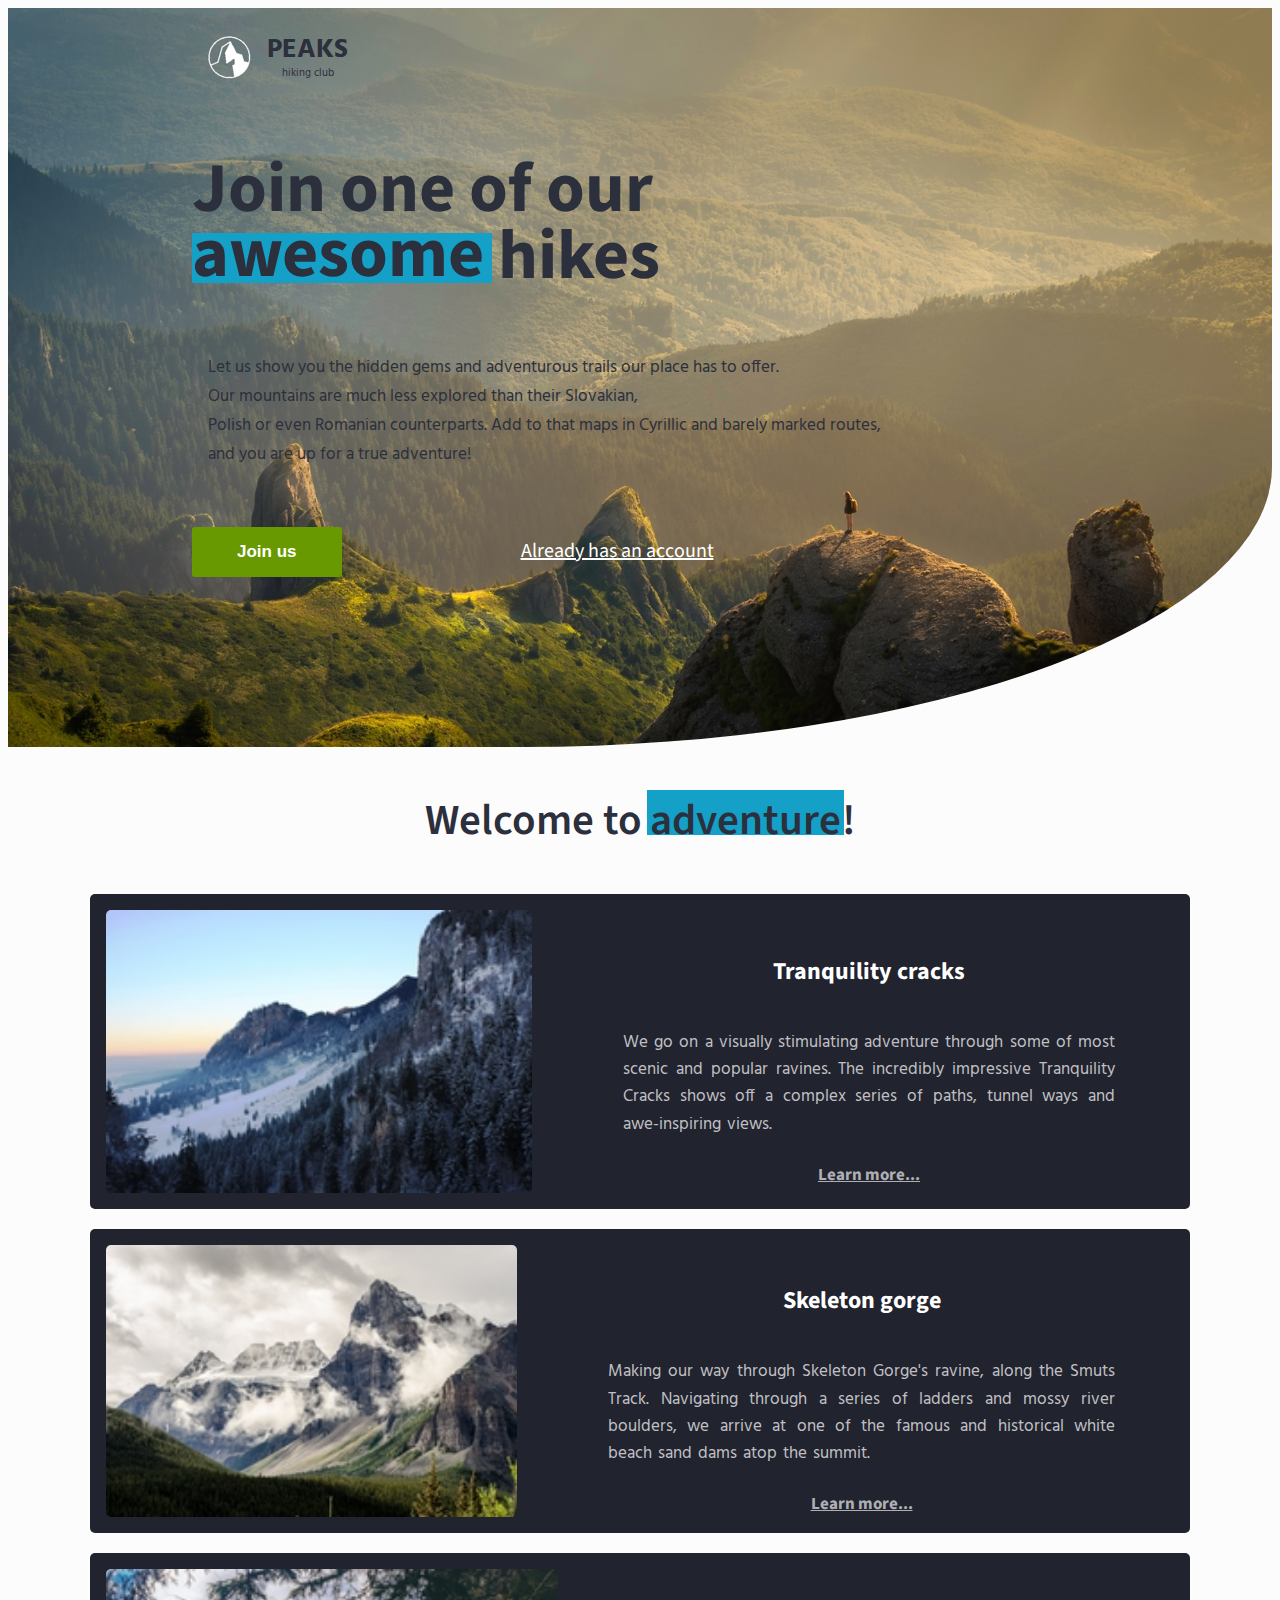
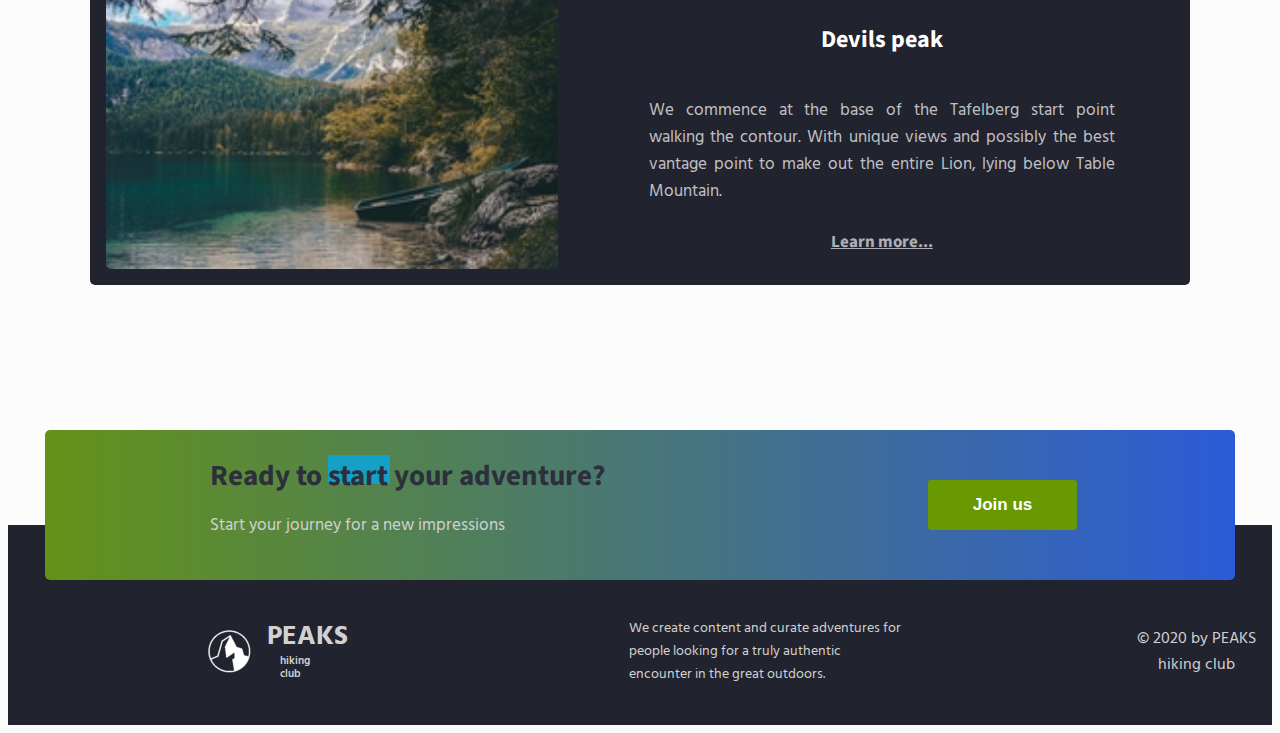
<file: FL13_HW3/homework/index.html>
<!DOCTYPE html>
<html lang="en">

<head>
    <meta charset="UTF-8">
    <meta name="viewport" content="width=device-width, initial-scale=1.0">
    <meta http-equiv="X-UA-Compatible" content="ie=edge">
    <link href="https://fonts.googleapis.com/css?family=Hind:400,600%7CSource+Sans+Pro:400,600,700%7CFresca"
          rel="stylesheet"/>

    <!-- Styles should be switched here: -->

    <link rel="stylesheet" type="text/css" href="css/style1.css">
    <!--     <link rel="stylesheet" type="text/css" href="css/style2.css">-->

    <title>PEAKS hiking club</title>
</head>

<body>
<header class="header">
    <div class="header-wrap">
        <div class="landing-logo">
            <img src="img/m-logo.png" alt="logo"/>
            <p>PEAKS<span>hiking club</span></p>
        </div>
        <p class="header_heading">
            Join one of our awesome hikes
        </p>
        <p class="header_text">
            Let us show you the hidden gems and adventurous trails our place has to offer.
            Our mountains are much less explored than their Slovakian,
            Polish or even Romanian counterparts. Add to that maps in Cyrillic and barely marked routes,
            and you are up for a true adventure!
        </p>
        <div>
            <button class="header_button">Join us</button>
            <a href="#" class="login">Already has an account</a>
        </div>
    </div>
</header>
<main class="section">
    <p class="section_text">
        Welcome to adventure!
    </p>
    <div class="section_card_wrap">
        <div class="section_card">
            <img class="section_card_img"
                 src="img/m-1.jpg"
                 alt="experts"/>
            <div class="section_card_right_container">
                <p class="section_card_heading">
                    Tranquility cracks
                </p>
                <p class="section_card_text">
                    We go on a visually stimulating adventure through some of most scenic and popular ravines.
                    The incredibly impressive Tranquility Cracks shows off a complex series of paths, tunnel ways and
                    awe-inspiring views.
                </p>
                <a href="#" class="section_link">Learn more...</a>
            </div>
        </div>
        <div class="section_card">
            <img class="section_card_img"
                 src="img/m-2.jpg"
                 alt="content formats"/>
            <div class="section_card_right_container">
                <p class="section_card_heading">
                    Skeleton gorge
                </p>
                <p class="section_card_text">
                    Making our way through Skeleton Gorge's ravine, along the Smuts Track.
                    Navigating through a series of ladders and mossy river boulders, we arrive at one of the famous and
                    historical white beach sand dams atop the summit.
                </p>
                <a href="#" class="section_link">Learn more...</a>
            </div>
        </div>
        <div class="section_card">
            <img class="section_card_img"
                 src="img/m-3.jpg"
                 alt="certificate"/>
            <div class="section_card_right_container">
                <p class="section_card_heading">
                    Devils peak
                </p>
                <p class="section_card_text">
                    We commence at the base of the Tafelberg start point walking the contour.
                    With unique views and possibly the best vantage point to make out the entire Lion, lying below Table
                    Mountain.
                </p>
                <a href="#" class="section_link">Learn more...</a>
            </div>
        </div>
    </div>
    <div class="section_banner">
        <div class="section_banner_text_wrap">
            <p class="section_banner_heading">
                Ready to start your adventure?
            </p>
            <p class="section_banner_text">
                Start your journey for a new impressions
            </p>
        </div>
        <button class="section_banner_button">Join us</button>
    </div>
</main>
<footer class="footer">
    <div class="footer-wrap">
        <div class="footer_logo landing-logo">
            <img src="img/m-logo.png" alt="logo"/>
            <p>PEAKS<span>hiking club</span></p>
        </div>
        <p class="footer_text">
            We create content and curate adventures for people looking for a truly authentic encounter in the great
            outdoors.
        </p>
        <span class="footer-cr">
          &copy; 2020 by PEAKS hiking club
        </span>
    </div>
</footer>
</body>

</html>
</file>
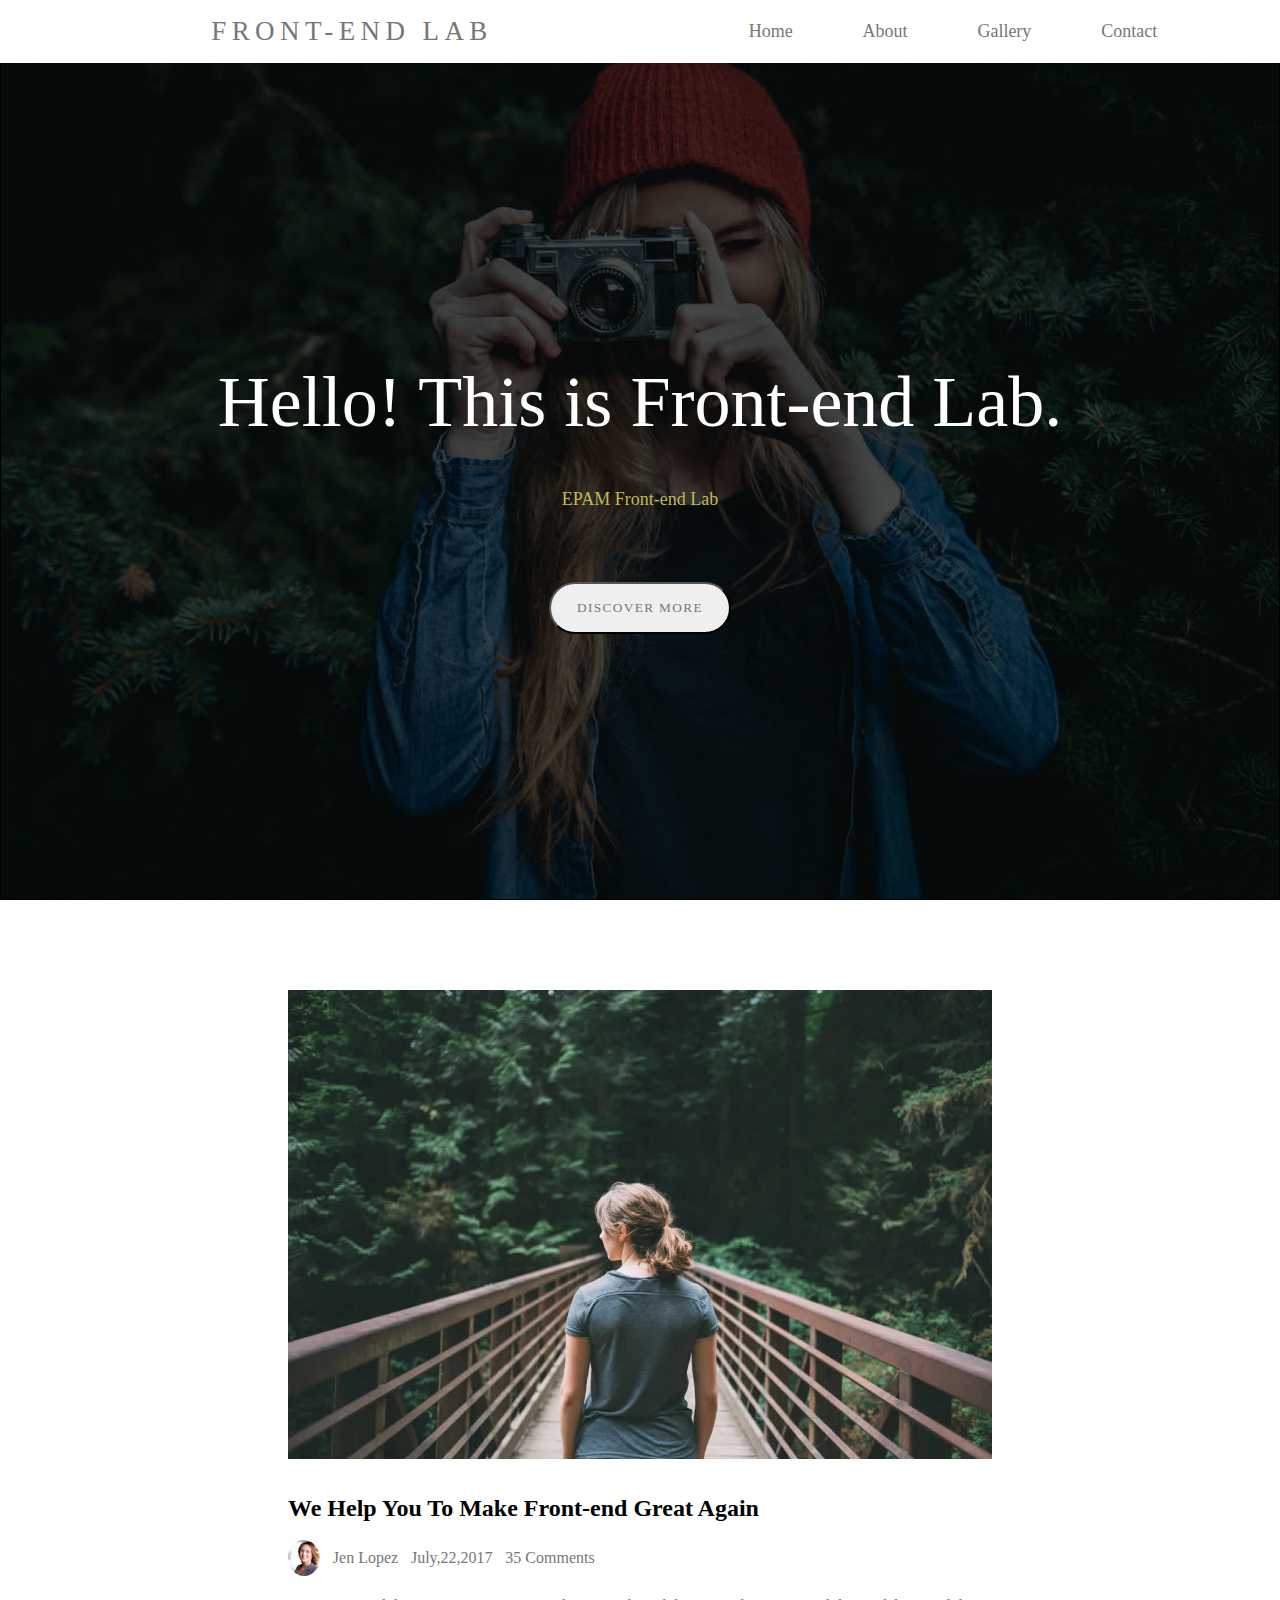
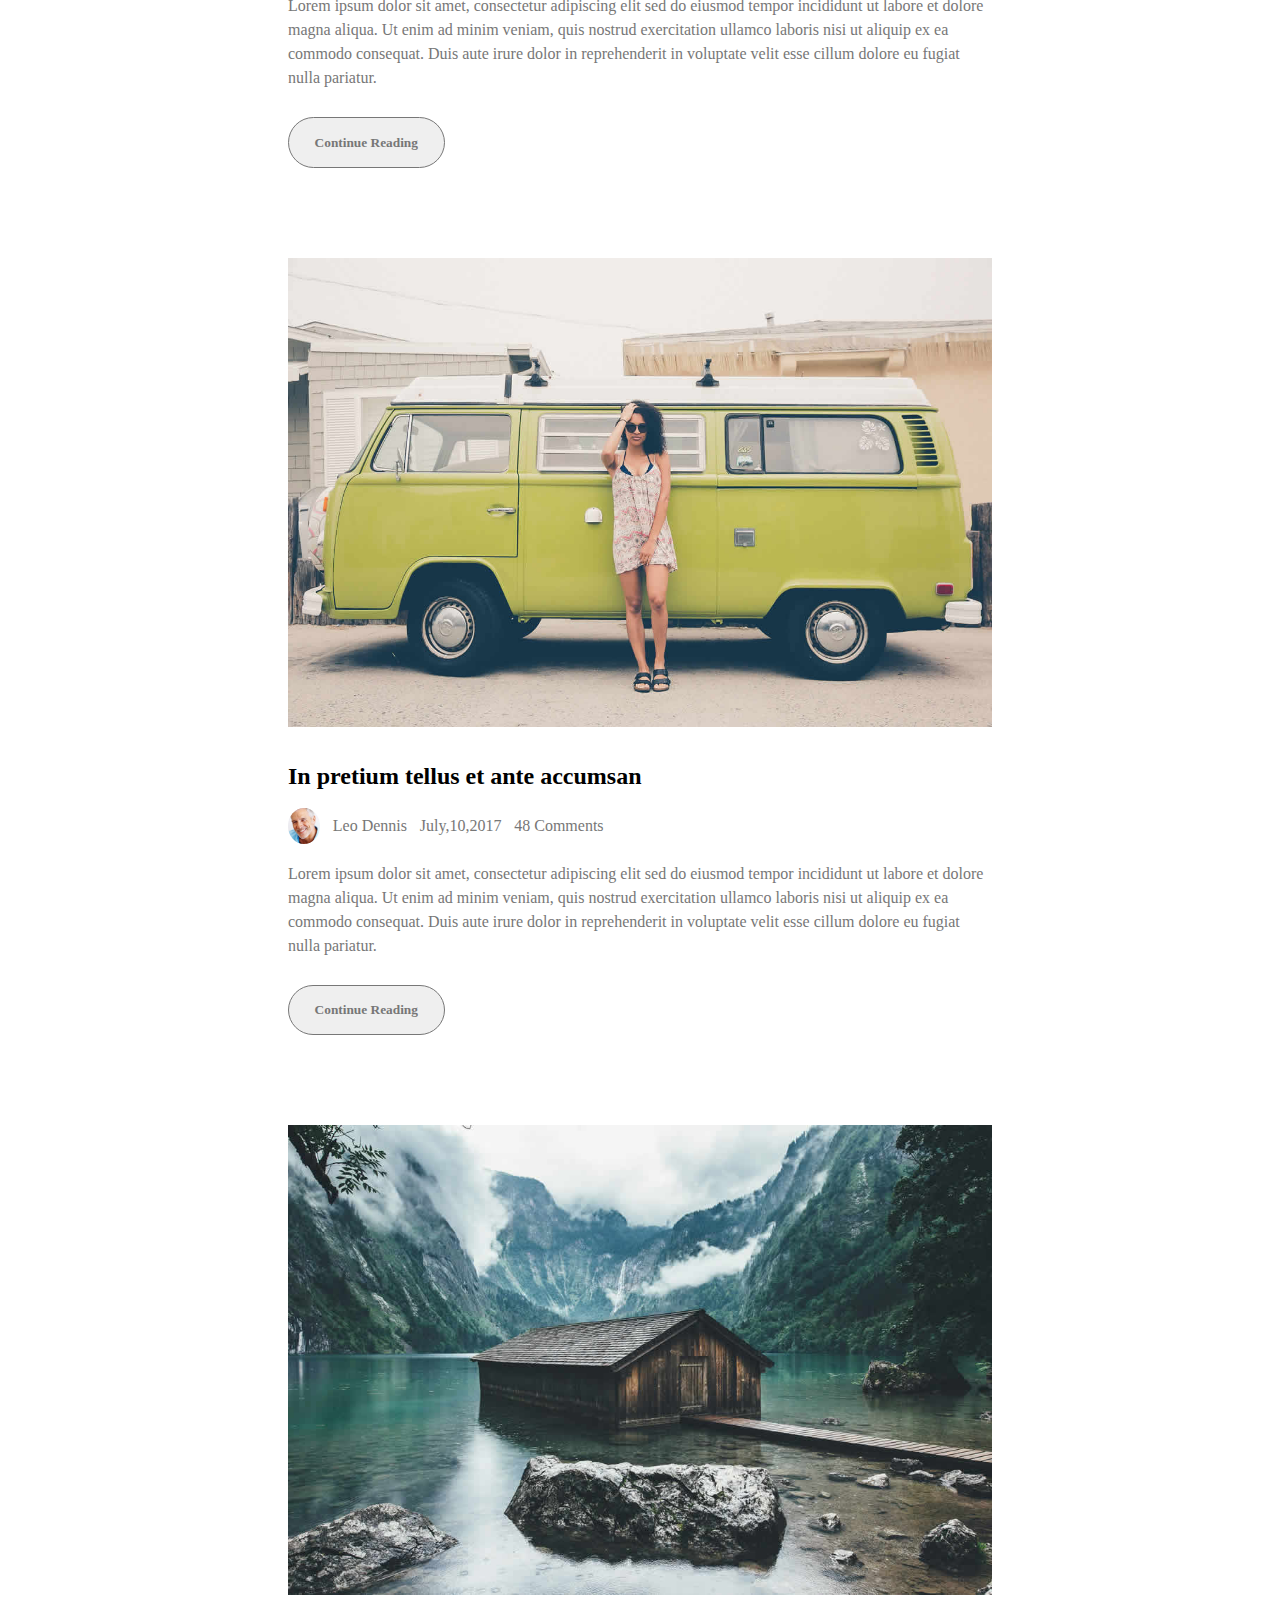
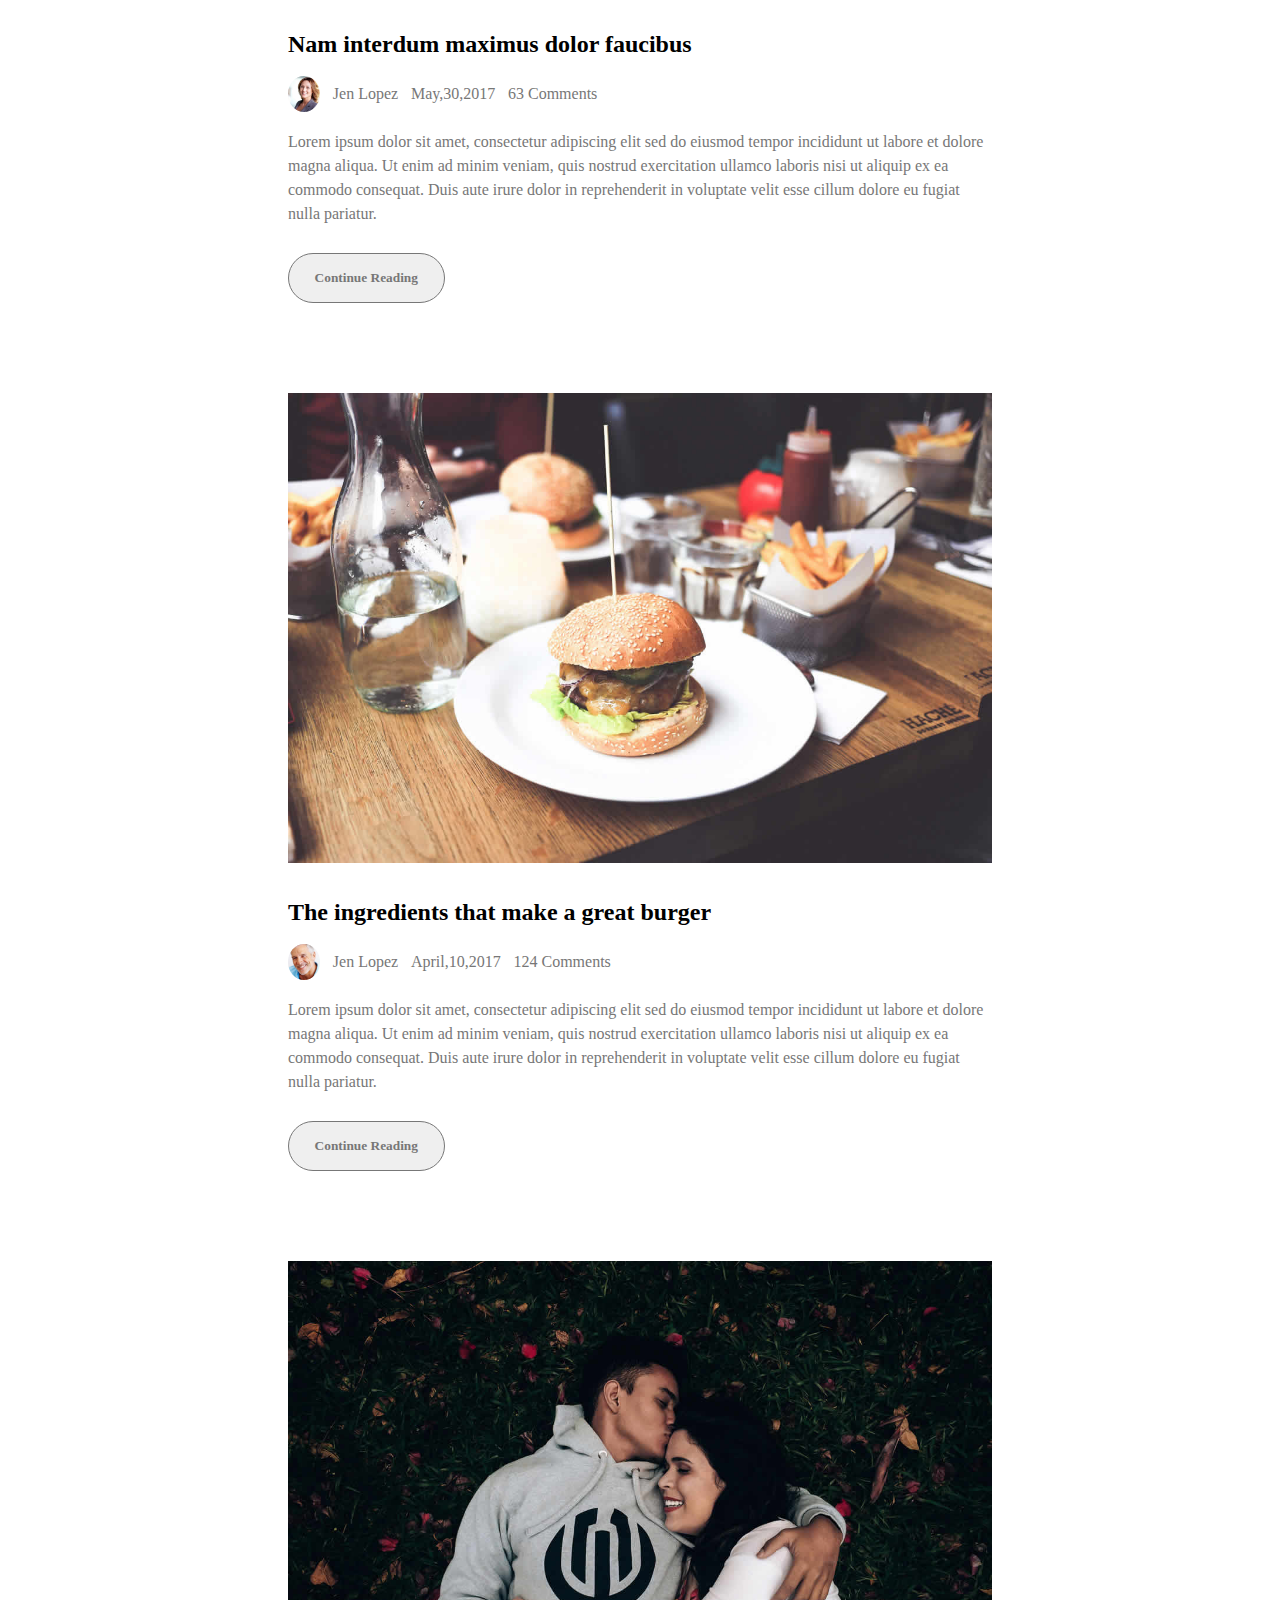
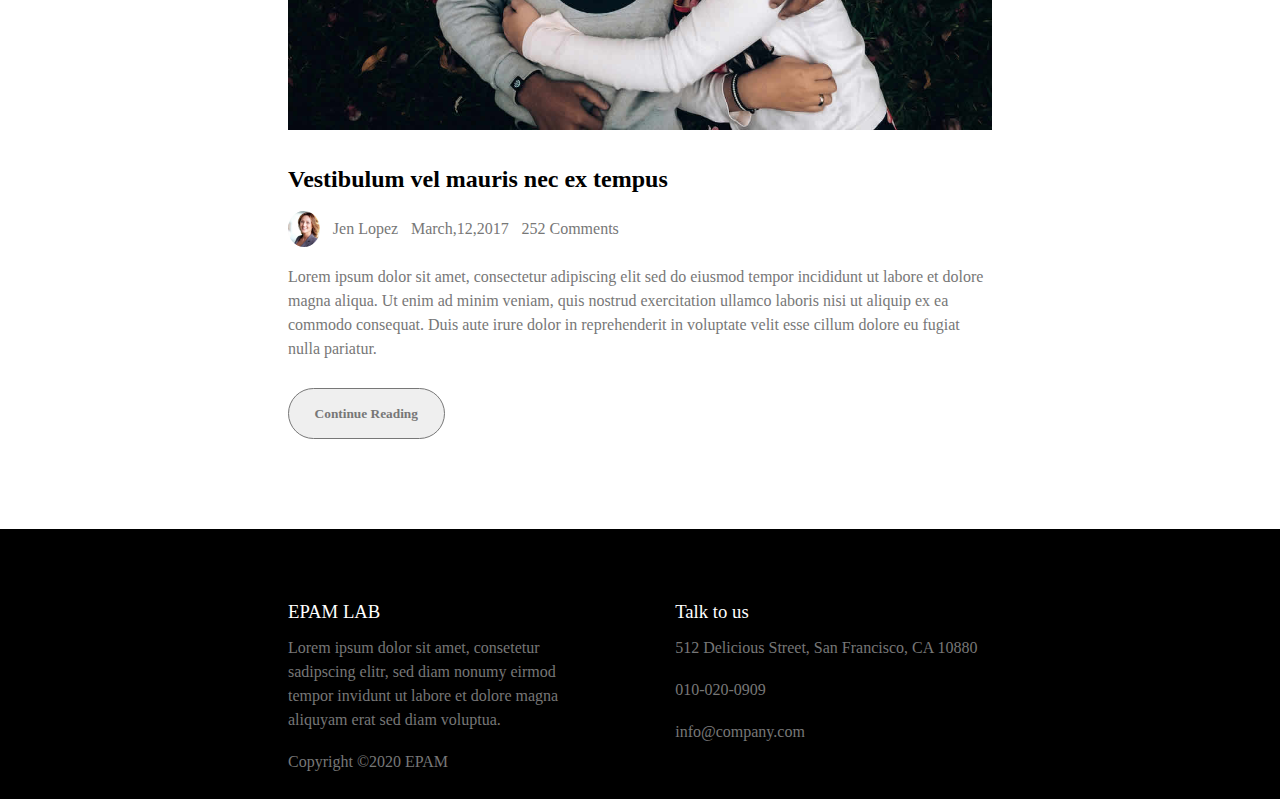
<file: FL13_HW4/homework/index.html>
<!DOCTYPE html>
<html lang="zxx">

<head>
    <meta charset="UTF-8">
    <meta name="viewport" content="width=device-width, initial-scale=1.0">
    <link rel="stylesheet" type="text/css" href="css/style.css">
    <link rel="stylesheet" href="https://use.fontawesome.com/releases/v5.13.0/css/all.css" integrity="sha384-Bfad6CLCknfcloXFOyFnlgtENryhrpZCe29RTifKEixXQZ38WheV+i/6YWSzkz3V" crossorigin="anonymous">
    <title>Document</title>
</head>

<body>
    <header class="start_page">
        <nav id="home" class="nav_bar">
            <h2 class="logo">Front-end Lab</h2>
            <a href="#home" class="nav_link">Home</a>
            <a href="#About" class="nav_link">About</a>
            <a href="#gallery" class="nav_link">Gallery</a>
            <a href="#Contact" class="nav_link">Contact</a>
        </nav>
    </header>
    <section id="gallery" class="section">
        <div id="About" class="hero_img">
            <h2 class="hero_header">Hello! This is Front-end Lab.</h2>
            <p> EPAM Front-end Lab</p>
            <button class="hero_btn">Discover More</button>
        </div>
        <div class="gallery_item">
            <div>
                <img class="gallery_img" src="img/blog-image1.jpg" alt="blog-image1">
            </div>
            <h2 class="gallery_header">We Help You To Make Front-end Great Again</h2>
            <div class="autor Lopez">
                <p>Jen Lopez</p>
                <p>July,22,2017</p>
                <p><i class="far fa-comment"></i>35 Comments</p>
            </div>
            <p class="gallery_text">Lorem ipsum dolor sit amet, consectetur adipiscing elit sed do eiusmod tempor incididunt ut labore et dolore magna aliqua. Ut enim ad minim veniam, quis nostrud exercitation ullamco laboris nisi ut aliquip ex ea commodo consequat. Duis aute
                irure dolor in reprehenderit in voluptate velit esse cillum dolore eu fugiat nulla pariatur.</p>
            <button class="galerry_btn">Continue Reading</button>
        </div>
        <div class="gallery_item">
            <div>
                <img class="gallery_img" src="img/blog-image2.jpg" alt="blog-image2">
            </div>
            <h2 class="gallery_header">In pretium tellus et ante accumsan</h2>
            <div class="autor Dennis">
                <p>Leo Dennis</p>
                <p>July,10,2017</p>
                <p><i class="far fa-comment"></i>48 Comments</p>
            </div>
            <p class="gallery_text">Lorem ipsum dolor sit amet, consectetur adipiscing elit sed do eiusmod tempor incididunt ut labore et dolore magna aliqua. Ut enim ad minim veniam, quis nostrud exercitation ullamco laboris nisi ut aliquip ex ea commodo consequat. Duis aute
                irure dolor in reprehenderit in voluptate velit esse cillum dolore eu fugiat nulla pariatur.</p>
            <button class="galerry_btn">Continue Reading</button>
        </div>
        <div class="gallery_item">
            <div>
                <img class="gallery_img" src="img/blog-image3.jpg" alt="blog-image3">
            </div>
            <h2 class="gallery_header">Nam interdum maximus dolor faucibus</h2>
            <div class="autor Lopez">
                <p>Jen Lopez</p>
                <p>May,30,2017</p>
                <p><i class="far fa-comment"></i>63 Comments</p>
            </div>
            <p class="gallery_text">Lorem ipsum dolor sit amet, consectetur adipiscing elit sed do eiusmod tempor incididunt ut labore et dolore magna aliqua. Ut enim ad minim veniam, quis nostrud exercitation ullamco laboris nisi ut aliquip ex ea commodo consequat. Duis aute
                irure dolor in reprehenderit in voluptate velit esse cillum dolore eu fugiat nulla pariatur.</p>
            <button class="galerry_btn">Continue Reading</button>
        </div>
        <div class="gallery_item">
            <div><img class="gallery_img" src="img/blog-image4.jpg" alt="blog-image4"></div>
            <h2 class="gallery_header">The ingredients that make a great burger</h2>
            <div class="autor Dennis">
                <p>Jen Lopez</p>
                <p>April,10,2017</p>
                <p><i class="far fa-comment"></i>124 Comments</p>
            </div>
            <p class="gallery_text">Lorem ipsum dolor sit amet, consectetur adipiscing elit sed do eiusmod tempor incididunt ut labore et dolore magna aliqua. Ut enim ad minim veniam, quis nostrud exercitation ullamco laboris nisi ut aliquip ex ea commodo consequat. Duis aute
                irure dolor in reprehenderit in voluptate velit esse cillum dolore eu fugiat nulla pariatur.</p>
            <button class="galerry_btn">Continue Reading</button>
        </div>
        <div class="gallery_item">
            <div>
                <img class="gallery_img" src="img/blog-image5.jpg" alt="blog-image5">
            </div>
            <h2 class="gallery_header">Vestibulum vel mauris nec ex tempus</h2>
            <div class="autor Lopez">
                <p>Jen Lopez</p>
                <p>March,12,2017</p>
                <p><i class="far fa-comment"></i>252 Comments</p>
            </div>
            <p class="gallery_text">Lorem ipsum dolor sit amet, consectetur adipiscing elit sed do eiusmod tempor incididunt ut labore et dolore magna aliqua. Ut enim ad minim veniam, quis nostrud exercitation ullamco laboris nisi ut aliquip ex ea commodo consequat. Duis aute
                irure dolor in reprehenderit in voluptate velit esse cillum dolore eu fugiat nulla pariatur.</p>
            <button class="galerry_btn">Continue Reading</button>
        </div>
    </section>
    <footer>
        <div id="Contact" class="footer_info">
            <div class="info_item">
                <h3>EPAM LAB </h3>
                <p>Lorem ipsum dolor sit amet, consetetur sadipscing elitr, sed diam nonumy eirmod tempor invidunt ut labore et dolore magna aliquyam erat sed diam voluptua.</p>
                <p> Copyright &copy;2020 EPAM</p>
            </div>
            <div class="info_item">
                <h3>Talk to us </h3>
                <p>512 Delicious Street, San Francisco, CA 10880</p>
                <p>010-020-0909</p>
                <p>info@company.com</p>
            </div>
        </div>
    </footer>
</body>

</html>
</file>
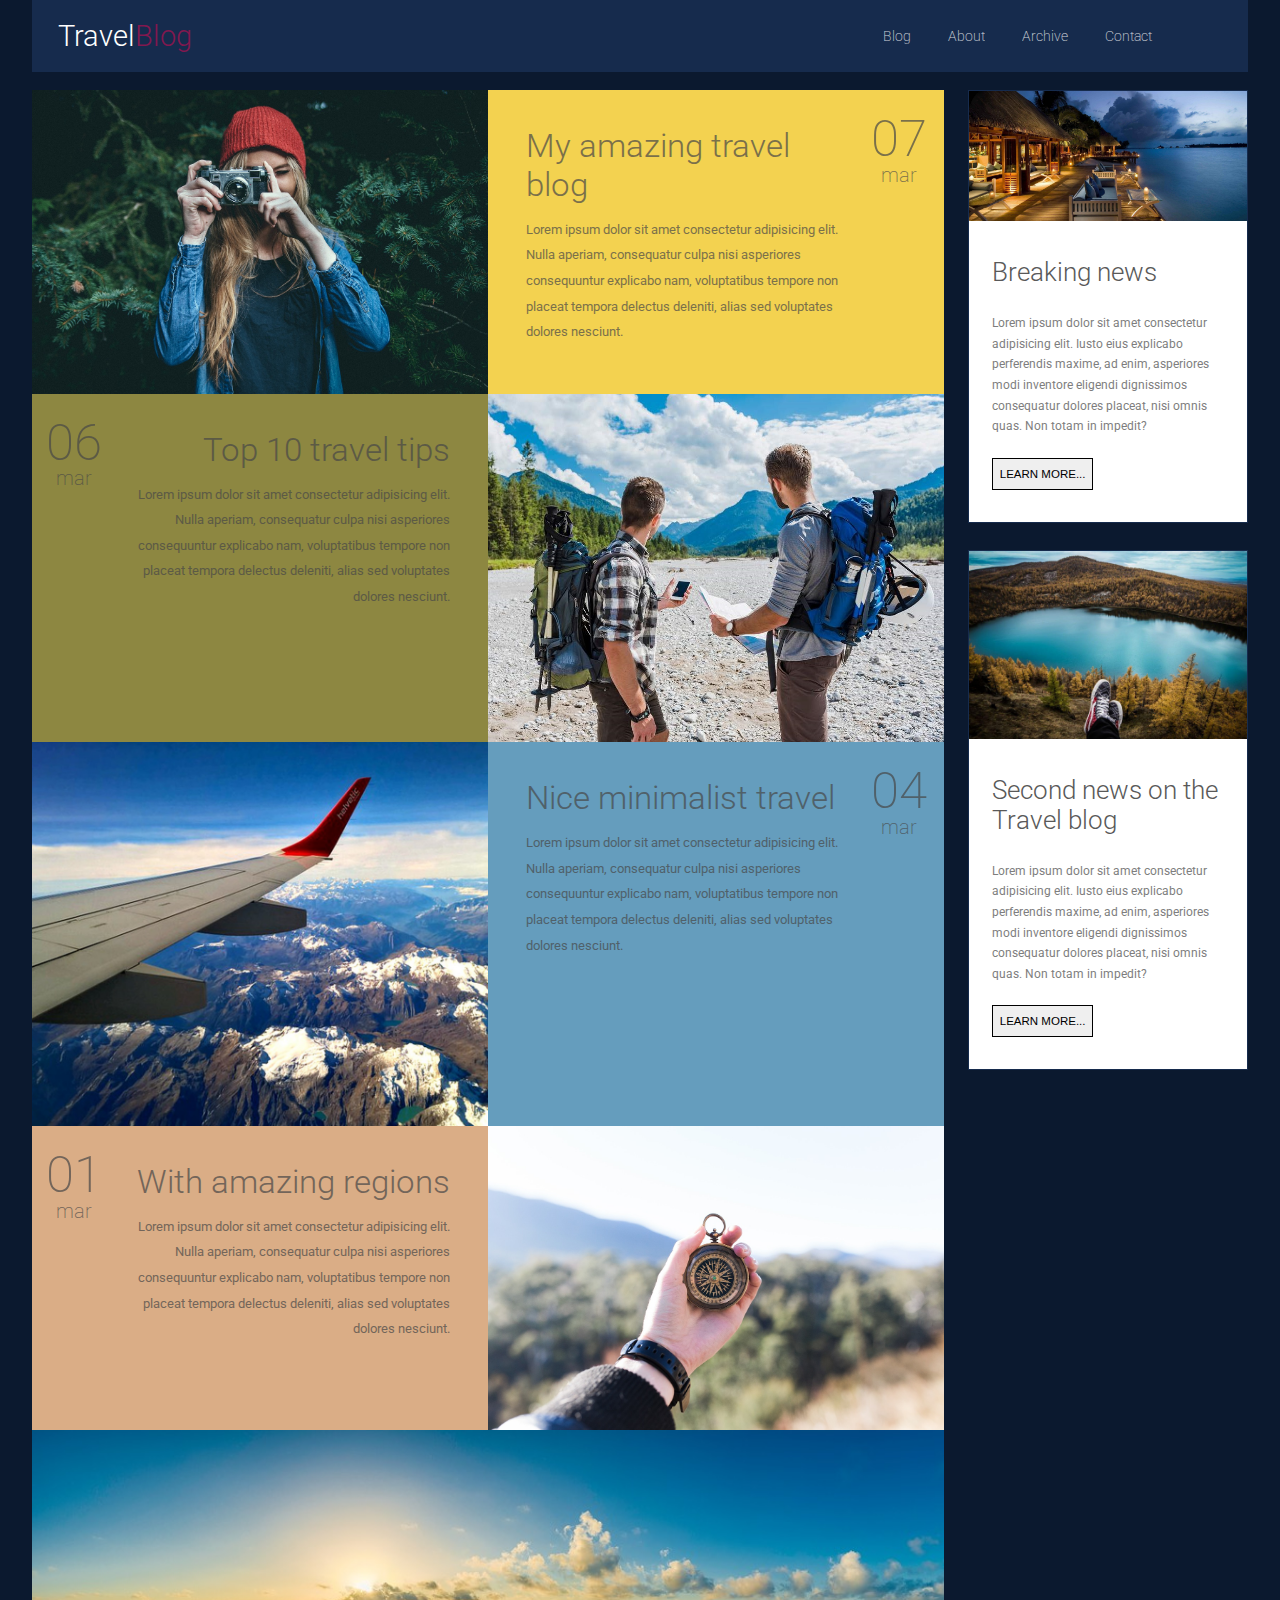
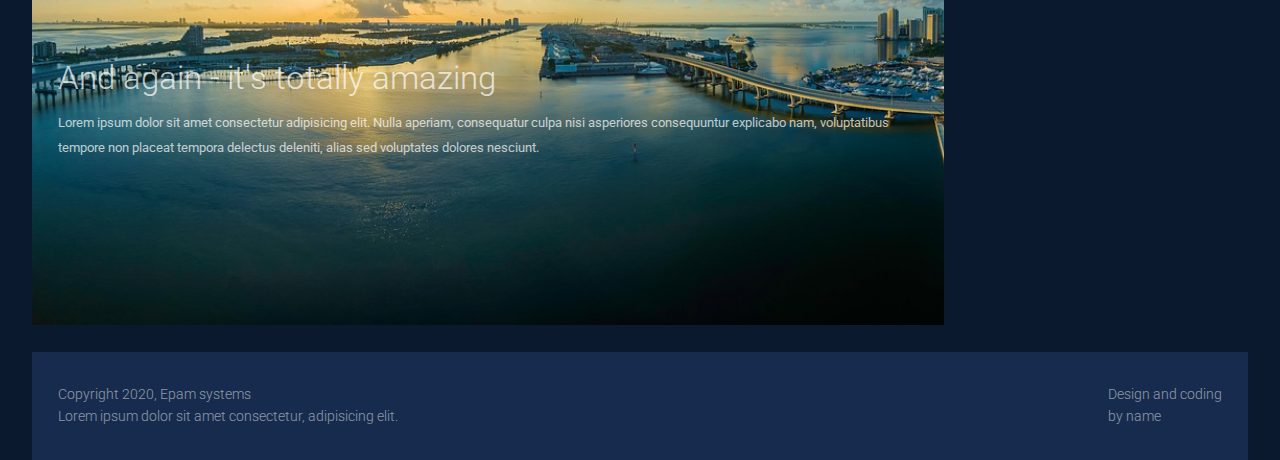
<file: FL13_HW5/homework/index.html>
<!DOCTYPE html>
<html lang="zxx">

<head>
    <meta charset="UTF-8">
    <meta name="viewport" content="width=device-width, initial-scale=1.0">
    <meta http-equiv="X-UA-Compatible" content="ie=edge">
    <link rel="stylesheet" href="./css/styles.css">
    <link href='https://fonts.googleapis.com/css?family=Roboto:400,100,300,700&subset=latin,latin-ext' rel='stylesheet' type='text/css'>
    <title>Responsive</title>
</head>

<body>
    <header>
        <div class="logo">Travel<span>Blog</span></div>
        <nav class="nav_bar">
            <a href="#" class="nav_link">Blog</a>
            <a href="#" class="nav_link">About</a>
            <a href="#" class="nav_link">Archive</a>
            <a href="#" class="nav_link">Contact</a>
        </nav>
        <div class="nav_toggle">
            <span class="toggle_item"></span>
        </div>
    </header>
    <section>
        <div class="main_content">
            <div class="post_container">
                <div class="post-1 posts">
                    <div class="images">
                        <img class="post_img" src="img/post1.jpg" alt="post1">
                    </div>
                    <div class="post_item">
                        <h3 class="post_header">My amazing travel blog</h3>
                        <p class="post_text">Lorem ipsum dolor sit amet consectetur adipisicing elit. Nulla aperiam, consequatur culpa nisi asperiores consequuntur explicabo nam, voluptatibus tempore non placeat tempora delectus deleniti, alias sed voluptates dolores nesciunt.
                        </p>
                        <p class="date">07<span>mar</span></p>
                    </div>
                </div>
                <div class="post-2 posts">
                    <div class="images">
                        <img class="post_img" src="img/post2.jpg" alt="post2">
                    </div>
                    <div class="post_item">
                        <h3 class="post_header">Top 10 travel tips</h3>
                        <p class="post_text">Lorem ipsum dolor sit amet consectetur adipisicing elit. Nulla aperiam, consequatur culpa nisi asperiores consequuntur explicabo nam, voluptatibus tempore non placeat tempora delectus deleniti, alias sed voluptates dolores nesciunt.
                        </p>
                        <p class="date">06<span>mar</span></p>
                    </div>
                </div>
                <div class="post-3 posts">
                    <div class="images">
                        <img class="post_img" src="img/post3.jpg" alt="post3">
                    </div>
                    <div class="post_item">
                        <h3 class="post_header">Nice minimalist travel</h3>
                        <p class="post_text">Lorem ipsum dolor sit amet consectetur adipisicing elit. Nulla aperiam, consequatur culpa nisi asperiores consequuntur explicabo nam, voluptatibus tempore non placeat tempora delectus deleniti, alias sed voluptates dolores nesciunt.
                        </p>
                        <p class="date">04<span>mar</span></p>
                    </div>
                </div>
                <div class="post-4 posts">
                    <div class="images">
                        <img class="post_img" src="img/post4.jpg" alt="post4">
                    </div>
                    <div class="post_item">
                        <h3 class="post_header">With amazing regions</h3>
                        <p class="post_text">Lorem ipsum dolor sit amet consectetur adipisicing elit. Nulla aperiam, consequatur culpa nisi asperiores consequuntur explicabo nam, voluptatibus tempore non placeat tempora delectus deleniti, alias sed voluptates dolores nesciunt.
                        </p>
                        <p class="date">01<span>mar</span></p>
                    </div>
                </div>
                <div class="post-5 posts">
                    <h3 class="post_header">And again - it's totally amazing</h3>
                    <p class="post_text">Lorem ipsum dolor sit amet consectetur adipisicing elit. Nulla aperiam, consequatur culpa nisi asperiores consequuntur explicabo nam, voluptatibus tempore non placeat tempora delectus deleniti, alias sed voluptates dolores nesciunt.
                    </p>
                </div>
            </div>
            <div class="news">
                <div class="news_block">
                    <div>
                        <img class="news_img" src="img/news1.jpg" alt="news1">
                    </div>
                    <div class="news-1 news_item">
                        <h3 class="news_header">Breaking news</h3>
                        <p class="news_text">Lorem ipsum dolor sit amet consectetur adipisicing elit. Iusto eius explicabo perferendis maxime, ad enim, asperiores modi inventore eligendi dignissimos consequatur dolores placeat, nisi omnis quas. Non totam in impedit?
                        </p>
                        <button class="news_btn">Learn more...</button>
                    </div>
                </div>
                <div class="news_block">
                    <div>
                        <img class="news_img" src="img/news2.jpg" alt="news2">
                    </div>
                    <div class="news-2 news_item">
                        <h3 class="news_header">Second news on the Travel blog</h3>
                        <p class="news_text">Lorem ipsum dolor sit amet consectetur adipisicing elit. Iusto eius explicabo perferendis maxime, ad enim, asperiores modi inventore eligendi dignissimos consequatur dolores placeat, nisi omnis quas. Non totam in impedit?
                        </p>
                        <button class="news_btn">Learn more...</button>
                    </div>
                </div>
            </div>
        </div>
    </section>
    <footer>
        <p>Copyright 2020, Epam systems<br>Lorem ipsum dolor sit amet consectetur, adipisicing elit.</p>
        <p> Design and coding <br>by name</p>
    </footer>
</body>

</html>
</file>
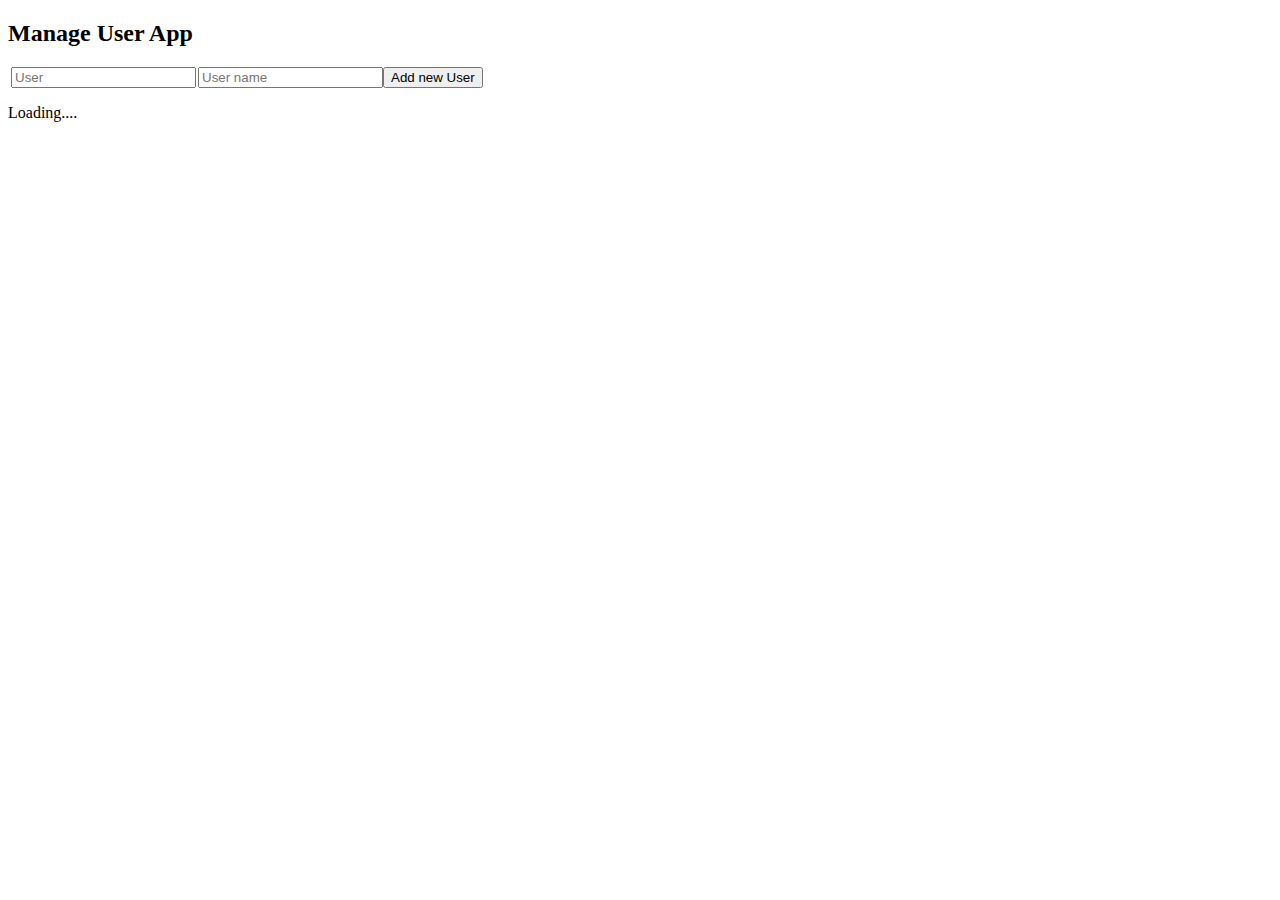
<file: FL13_HW16/homework/app/index.html>
<!DOCTYPE html>
<html lang="en">

<head>
    <meta charset="UTF-8">
    <meta name="viewport" content="width=device-width, initial-scale=1.0">
    <link rel="stylesheet" type="text/css" href="./styles/index.css">
    <title>UserList</title>
</head>

<body>
    <div id="app-container"></div>
    <script src="./js/index.js"></script>
</body>

</html>
</file>
<file: guess the word/style.css>
body {
    background-color: rgb(233, 253, 179);
}

#root,
#guessing {
    margin: 50px auto;
    padding: 30px 15px;
    border: 1px solid #000;
    width: 500px;
    background-color: rgb(170, 243, 221);
}

.form_title,
form {
    text-align: center;
}

input {
    width: 60%;
}

.hidden_word {
    text-align: center;
    font-size: 31px;
}
</file>
<file: FL13_HW1/homework/style.css>
html,body,div,span,applet,object,iframe,h1,h2,h3,h4,h5,h6,p,blockquote,pre,a,abbr,acronym,address,big,cite,code,del,dfn,em,font,img,ins,kbd,q,s,samp,small,strike,strong,sub,sup,tt,var,b,u,i,center,dl,dt,dd,ol,ul,li,fieldset,form,label,legend,table,caption,tbody,tfoot,thead,tr,th,td{background:transparent;border:0;margin:0;padding:0;vertical-align:baseline}body{line-height:1}h1,h2,h3,h4,h5,h6{clear:both;font-weight:normal}ol,ul{list-style:none}blockquote{quotes:none}blockquote:before,blockquote:after{content:'';content:none}del{text-decoration:line-through}table{border-collapse:collapse;border-spacing:0}a img{border:0}#container{float:left;margin:0 -240px 0 0;width:100%}#primary,#secondary{float:right;overflow:hidden;width:220px}#secondary{clear:right}#footer{clear:both;width:100%}.one-column #content{margin:0 auto;width:640px}.single-attachment #content{margin:0 auto;width:900px}body,input,textarea,.page-title span,.pingback a.url{font-family:Georgia,"Bitstream Charter",serif}h3#comments-title,h3#reply-title,#access .menu,#access div.menu ul,#cancel-comment-reply-link,.form-allowed-tags,#site-info,#site-title,#wp-calendar,.comment-meta,.comment-body tr th,.comment-body thead th,.entry-content label,.entry-content tr th,.entry-content thead th,.entry-meta,.entry-title,.entry-utility,#respond label,.navigation,.page-title,.pingback p,.reply,.widget-title,.wp-caption-text{font-family:"Helvetica Neue",Arial,Helvetica,"Nimbus Sans L",sans-serif}input[type="submit"]{font-family:"Helvetica Neue",Arial,Helvetica,"Nimbus Sans L",sans-serif}pre{font-family:"Courier 10 Pitch",Courier,monospace}code{font-family:Monaco,Consolas,"Andale Mono","DejaVu Sans Mono",monospace}#access .menu-header,div.menu,#colophon,#branding,#main,#wrapper{margin:0 auto;width:940px}#wrapper{background:#fff;margin-top:20px;padding:0 20px}#footer-widget-area{overflow:hidden}#footer-widget-area .widget-area{float:left;margin-right:20px;width:220px}#footer-widget-area #fourth{margin-right:0}#site-info{float:left;font-size:14px;font-weight:bold;width:700px}#site-generator{float:right;width:220px}body{background:#f1f1f1}body,input,textarea{color:#666;font-size:12px;line-height:18px}hr{background-color:#e7e7e7;border:0;clear:both;height:1px;margin-bottom:18px}p{margin-bottom:18px}ul{list-style:square;margin:0 0 18px 1.5em}ol{list-style:decimal;margin:0 0 18px 1.5em}ol ol{list-style:upper-alpha}ol ol ol{list-style:lower-roman}ol ol ol ol{list-style:lower-alpha}ul ul,ol ol,ul ol,ol ul{margin-bottom:0}dl{margin:0 0 24px 0}dt{font-weight:bold}dd{margin-bottom:18px}strong{font-weight:bold}cite,em,i{font-style:italic}big{font-size:131.25%}ins{background:#ffc;text-decoration:none}blockquote{font-style:italic;padding:0 3em}blockquote cite,blockquote em,blockquote i{font-style:normal}pre{background:#f7f7f7;color:#222;line-height:18px;margin-bottom:18px;overflow:auto;padding:1.5em}abbr,acronym{cursor:help}sup,sub{height:0;line-height:1;position:relative;vertical-align:baseline}sup{bottom:1ex}sub{top:.5ex}small{font-size:smaller}input{margin-bottom:10px}input[type="text"],input[type="password"],input[type="email"],input[type="url"],input[type="number"],textarea{background:#f9f9f9;border:1px solid #ccc;box-shadow:inset 1px 1px 1px rgba(0,0,0,0.1);-moz-box-shadow:inset 1px 1px 1px rgba(0,0,0,0.1);-webkit-box-shadow:inset 1px 1px 1px rgba(0,0,0,0.1);padding:2px}a:link{color:#06c}a:visited{color:#743399}a:active,a:hover{color:#ff4b33}.screen-reader-text{clip:rect(1px,1px,1px,1px);overflow:hidden;position:absolute !important;height:1px;width:1px}#header{padding:30px 0 0 0}#site-title{float:left;font-size:30px;line-height:36px;margin:0 0 18px 0;width:700px}#site-title a{color:#000;font-weight:bold;text-decoration:none}#site-description{color:#000;clear:right;float:right;font-style:italic;margin:15px 0 18px 0;opacity:.65;width:220px}#branding img{border-top:4px solid #000;border-bottom:1px solid #000;display:block;float:left}#access{background:#000;display:block;float:left;margin:0 auto;width:940px}#access .menu-header,div.menu{font-size:13px;margin-left:12px;width:928px}#access .menu-header ul,div.menu ul{list-style:none;margin:0}#access .menu-header li,div.menu li{float:left;position:relative}#access a{color:#aaa;display:block;line-height:38px;padding:0 10px;text-decoration:none}#access ul ul{box-shadow:0 3px 3px rgba(0,0,0,0.2);-moz-box-shadow:0 3px 3px rgba(0,0,0,0.2);-webkit-box-shadow:0 3px 3px rgba(0,0,0,0.2);display:none;position:absolute;top:38px;left:0;float:left;width:180px;z-index:99999}#access ul ul li{min-width:180px}#access ul ul ul{left:100%;top:0}#access ul ul a{background:#333;line-height:1em;padding:10px;width:160px;height:auto}#access li:hover>a,#access ul ul:hover>a{background:#333;color:#fff}#access ul li:hover>ul{display:block}#access ul li.current_page_item>a,#access ul li.current_page_ancestor>a,#access ul li.current-menu-ancestor>a,#access ul li.current-menu-item>a,#access ul li.current-menu-parent>a{color:#fff}* html #access ul li.current_page_item a,* html #access ul li.current_page_ancestor a,* html #access ul li.current-menu-ancestor a,* html #access ul li.current-menu-item a,* html #access ul li.current-menu-parent a,* html #access ul li a:hover{color:#fff}#main{clear:both;overflow:hidden;padding:40px 0 0 0}#content{margin-bottom:36px}#content,#content input,#content textarea{color:#333;font-size:16px;line-height:24px}#content p,#content ul,#content ol,#content dd,#content pre,#content hr{margin-bottom:24px}#content ul ul,#content ol ol,#content ul ol,#content ol ul{margin-bottom:0}#content pre,#content kbd,#content tt,#content var{font-size:15px;line-height:21px}#content code{font-size:13px}#content dt,#content th{color:#000}#content h1,#content h2,#content h3,#content h4,#content h5,#content h6{color:#000;line-height:1.5em;margin:0 0 20px 0}#content table{border:1px solid #e7e7e7;margin:0 -1px 24px 0;text-align:left;width:100%}#content tr th,#content thead th{color:#777;font-size:12px;font-weight:bold;line-height:18px;padding:9px 24px;border-right:1px solid #e7e7e7}#content tr td{border-top:1px solid #e7e7e7;padding:6px 24px;border-right:1px solid #e7e7e7}#content tr.odd td{background:#f2f7fc}.hentry{margin:0 0 48px 0}.home .sticky{background:#f2f7fc;border-top:4px solid #000;margin-left:-20px;margin-right:-20px;padding:18px 20px}.single .hentry{margin:0 0 36px 0}.page-title{color:#000;font-size:14px;font-weight:bold;margin:0 0 36px 0}.page-title span{color:#333;font-size:16px;font-style:italic;font-weight:normal}.page-title a:link,.page-title a:visited{color:#777;text-decoration:none}.page-title a:active,.page-title a:hover{color:#ff4b33}#content .entry-title{color:#000;font-size:21px;font-weight:bold;line-height:1.3em;margin-bottom:0}.entry-title a:link,.entry-title a:visited{color:#000;text-decoration:none}.entry-title a:active,.entry-title a:hover{color:#ff4b33}.entry-meta{color:#777;font-size:12px}.entry-meta abbr,.entry-utility abbr{border:0}.entry-meta abbr:hover,.entry-utility abbr:hover{border-bottom:1px dotted #666}.single-author .by-author{position:absolute !important;clip:rect(1px 1px 1px 1px);clip:rect(1px,1px,1px,1px)}.entry-content,.entry-summary{clear:both;padding:12px 0 0 0}.entry-content .more-link{white-space:nowrap}#content .entry-summary p:last-child{margin-bottom:12px}.entry-content fieldset{border:1px solid #e7e7e7;margin:0 0 24px 0;padding:24px}.entry-content fieldset legend{background:#fff;color:#000;font-weight:bold;padding:0 24px}.entry-content input{margin:0 0 24px 0}.entry-content input.file,.entry-content input.button{margin-right:24px}.entry-content label{color:#777;font-size:12px}.entry-content select{margin:0 0 24px 0}.entry-content sup,.entry-content sub{font-size:10px}.entry-content blockquote.left{float:left;margin-left:0;margin-right:24px;text-align:right;width:33%}.entry-content blockquote.right{float:right;margin-left:24px;margin-right:0;text-align:left;width:33%}.page-link{clear:both;color:#000;font-weight:bold;line-height:48px;word-spacing:.5em}.page-link a:link,.page-link a:visited{background:#f1f1f1;color:#333;font-weight:normal;padding:.5em .75em;text-decoration:none}.home .sticky .page-link a{background:#d9e8f7}.page-link a:active,.page-link a:hover{color:#ff4b33}body.page .edit-link{clear:both;display:block}#entry-author-info{background:#f2f7fc;border-top:4px solid #000;clear:both;font-size:14px;line-height:20px;margin:24px 0;overflow:hidden;padding:18px 20px}#entry-author-info #author-avatar{background:#fff;border:1px solid #e7e7e7;float:left;height:60px;margin:0 -104px 0 0;padding:11px}#entry-author-info #author-description{float:left;margin:0 0 0 104px}#entry-author-info h2{color:#000;font-size:100%;font-weight:bold;margin-bottom:0}.entry-utility{clear:both;color:#777;font-size:12px;line-height:18px}.entry-meta a,.entry-utility a{color:#777}.entry-meta a:hover,.entry-utility a:hover{color:#ff4b33}#content .video-player{padding:0}.format-standard .wp-video,.format-standard .wp-audio-shortcode,.format-audio .wp-audio-shortcode,.format-standard .video-player{margin-bottom:24px}.home #content .format-aside p,.home #content .category-asides p{font-size:14px;line-height:20px;margin-bottom:10px;margin-top:0}.format-gallery .size-thumbnail img,.category-gallery .size-thumbnail img{border:10px solid #f1f1f1;margin-bottom:0}.format-gallery .gallery-thumb,.category-gallery .gallery-thumb{float:left;margin-right:20px;margin-top:-4px}.home #content .format-gallery .entry-utility,.home #content .category-gallery .entry-utility{padding-top:4px}.attachment .entry-content .entry-caption{font-size:140%;margin-top:24px}.attachment .entry-content .nav-previous a:before{content:'\2190\00a0'}.attachment .entry-content .nav-next a:after{content:'\00a0\2192'}#content img.size-auto,#content img.size-full,#content img.size-large,#content img.size-medium,#content .entry-attachment img,#content .widget-container img{max-width:100%;height:auto}#ie8 #content img.size-auto,#ie8 #content img.size-full,#ie8 #content img.size-large,#ie8 #content img.size-medium,#ie8 #content .entry-attachment img{width:auto}.alignleft,img.alignleft{display:inline;float:left;margin-right:24px;margin-top:4px}.alignright,img.alignright{display:inline;float:right;margin-left:24px;margin-top:4px}.aligncenter,img.aligncenter{clear:both;display:block;margin-left:auto;margin-right:auto}img.alignleft,img.alignright,img.aligncenter{margin-bottom:12px}.wp-caption{background:#f1f1f1;line-height:18px;margin-bottom:20px;max-width:100%;padding:4px;text-align:center}.wp-caption img{margin:5px 5px 0;max-width:622px}.wp-caption p.wp-caption-text{color:#777;font-size:12px;margin:5px}.wp-smiley{margin:0}.gallery{margin:0 auto 18px}.gallery .gallery-item{float:left;margin-top:0;text-align:center}.gallery-columns-1 .gallery-item{width:100%}.gallery-columns-2 .gallery-item{width:50%}.gallery-columns-3 .gallery-item{width:33%}.gallery-columns-4 .gallery-item{width:25%}.gallery-columns-5 .gallery-item{width:20%}.gallery-columns-6 .gallery-item{width:16%}.gallery-columns-7 .gallery-item{width:14%}.gallery-columns-8 .gallery-item{width:12%}.gallery-columns-9 .gallery-item{width:11%}.gallery-columns-1 img{max-width:620px}.gallery-columns-2 img{max-width:288px}.gallery-columns-3 img{max-width:177px}.gallery-columns-4 img{max-width:122px}.gallery-columns-5 img{max-width:88px}.gallery-columns-6 img{max-width:66px}.gallery-columns-7 img{max-width:50px}.gallery-columns-8 img{max-width:39px}.gallery-columns-9 img{max-width:29px}.gallery-item img{height:auto}.gallery-columns-2 .attachment-medium{max-width:92%;height:auto}.gallery-columns-4 .attachment-thumbnail{max-width:84%;height:auto}.gallery .gallery-caption{color:#777;font-size:12px;margin:0 0 12px}.gallery dl{margin:0}.gallery img{border:10px solid #f1f1f1}.gallery br+br{display:none}#content .entry-attachment img{display:block;margin:0 auto}.navigation{color:#777;font-size:12px;line-height:18px;overflow:hidden}.navigation a:link,.navigation a:visited{color:#777;text-decoration:none}.navigation a:active,.navigation a:hover{color:#ff4b33}.nav-previous{float:left;width:50%}.nav-next{float:right;text-align:right;width:50%}#nav-above{margin:0 0 18px 0}#nav-above{display:none}.paged #nav-above,.single #nav-above{display:block}#nav-below{margin:-18px 0 0 0}#comments{clear:both}#comments .navigation{padding:0 0 18px 0}h3#comments-title,h3#reply-title{color:#000;font-size:20px;font-weight:bold;margin-bottom:0}h3#comments-title{padding:24px 0}.commentlist{list-style:none;margin:0}.commentlist li.comment{border-bottom:1px solid #e7e7e7;line-height:24px;margin:0 0 24px 0;padding:0 0 0 56px;position:relative}.commentlist li:last-child{border-bottom:0;margin-bottom:0}#comments .comment-body ul,#comments .comment-body ol{margin-bottom:18px}#comments .comment-body p:last-child{margin-bottom:6px}#comments .comment-body blockquote p:last-child{margin-bottom:24px}.commentlist ol{list-style:decimal}.commentlist .avatar{position:absolute;top:4px;left:0}.comment-author cite{color:#000;font-style:normal;font-weight:bold}.comment-author .says{font-style:italic}.comment-meta{font-size:12px;margin:0 0 18px 0}.comment-meta a:link,.comment-meta a:visited{color:#777;text-decoration:none}.comment-meta a:active,.comment-meta a:hover{color:#ff4b33}.commentlist .bypostauthor>div{background:#f2f7fc;border-top:4px solid #000;margin-bottom:10px;padding:10px 0 0 20px}.reply{font-size:12px;padding:0 0 24px 0}.reply a,a.comment-edit-link{color:#777}.reply a:hover,a.comment-edit-link:hover{color:#ff4b33}.commentlist .children{list-style:none;margin:0}.commentlist .children li{border:0;margin:0}.nopassword,.nocomments{display:none}#comments .pingback{border-bottom:1px solid #e7e7e7;margin-bottom:18px;padding-bottom:18px}.commentlist li.comment+li.pingback{margin-top:-6px}#comments .pingback p{color:#777;display:block;font-size:12px;line-height:18px;margin:0}#comments .pingback .url{font-size:13px;font-style:italic}input[type="submit"]{color:#333}form{text-align:right}input{width:200px}#respond{border-top:1px solid #e7e7e7;margin:24px 0;overflow:hidden;position:relative}#respond p{margin:0}#respond .comment-notes{margin-bottom:1em}.form-allowed-tags{line-height:1em}.children #respond{margin:0 48px 0 0}h3#reply-title{margin:18px 0}#comments-list #respond{margin:0 0 18px 0}#comments-list ul #respond{margin:0}#cancel-comment-reply-link{font-size:12px;font-weight:normal;line-height:18px}#respond .required{color:#ff4b33;font-weight:bold}#respond label{color:#777;font-size:12px}#respond input{margin:0 0 9px;width:98%}#respond textarea{width:98%}#respond .form-allowed-tags{color:#777;font-size:12px;line-height:18px}#respond .form-allowed-tags code{font-size:11px}#respond .form-submit{margin:12px 0}#respond .form-submit input{font-size:14px;width:auto}.widget-area ul{list-style:none;margin-left:0}.widget-area ul ul{list-style:square;margin-left:1.3em}.widget-area select{max-width:100%}.widget_search #s{width:60%}.widget_search label{display:none}.widget-container{word-wrap:break-word;-webkit-hyphens:auto;-moz-hyphens:auto;hyphens:auto;margin:0 0 18px 0}.widget-container .wp-caption img{margin:auto}.widget-container.widget_image .wp-caption{width:auto}.widget-container.widget_image .wp-caption img{margin-left:-8px}.widget-title{color:#222;font-size:14px;font-weight:bold}.widget-area a:link,.widget-area a:visited{text-decoration:none}.widget-area a:active,.widget-area a:hover{text-decoration:underline}.widget-area .entry-meta{font-size:11px}#wp_tag_cloud div{line-height:1.6em}#wp-calendar{width:100%}#wp-calendar caption{color:#222;font-size:14px;font-weight:bold;padding-bottom:4px;text-align:left}#wp-calendar thead{font-size:11px}#wp-calendar tbody{color:#aaa}#wp-calendar tbody td{background:#f5f5f5;border:1px solid #fff;padding:3px 0 2px;text-align:center}#wp-calendar tbody .pad{background:0}#wp-calendar tfoot #next{text-align:right}.widget_rss a.rsswidget{color:#000}.widget_rss a.rsswidget:hover{color:#ff4b33}.widget_rss .widget-title img{width:11px;height:11px}#main .widget-area ul{margin-left:0;padding:0 20px 0 0}#main .widget-area ul ul{border:0;margin-left:1.3em;padding:0}#main .widget-container.music-player ul{margin:0}#footer{margin-bottom:20px}#colophon{border-top:4px solid #000;margin-top:-4px;overflow:hidden;padding:18px 0}#site-info{font-weight:bold}#site-info a{color:#000;text-decoration:none}#site-generator{font-style:italic;position:relative}#site-generator a{background:url(images/wordpress.png) center left no-repeat;color:#666;display:inline-block;line-height:16px;padding-left:20px;text-decoration:none}#site-generator a:hover{text-decoration:underline}img#wpstats{display:block;margin:0 auto 10px}pre{-webkit-text-size-adjust:140%}code{-webkit-text-size-adjust:160%}#access,.entry-meta,.entry-utility,.navigation,.widget-area{-webkit-text-size-adjust:120%}#site-description{-webkit-text-size-adjust:none}@media print{body{background:none !important}#wrapper{clear:both !important;display:block !important;float:none !important;position:relative !important}#header{border-bottom:2pt solid #000;padding-bottom:18pt}#colophon{border-top:2pt solid #000}#site-title,#site-description{float:none;line-height:1.4em;margin:0;padding:0}#site-title{font-size:13pt}.entry-content{font-size:14pt;line-height:1.6em}.entry-title{font-size:21pt}#access,#branding img,#respond,.comment-edit-link,.edit-link,.navigation,.page-link,.widget-area{display:none !important}#container,#header,#footer{margin:0;width:100%}#content,.one-column #content{margin:24pt 0 0;width:100%}.wp-caption p{font-size:11pt}#site-info,#site-generator{float:none;width:auto}#colophon{width:auto}img#wpstats{display:none}#site-generator a{margin:0;padding:0}#entry-author-info{border:1px solid #e7e7e7}#main{display:inline}.home .sticky{border:0}}img{width:140px;vertical-align:middle;display:block;margin:0 auto;margin-left:calc(50% - 50px);margin-bottom:20px}nav>a{padding:10px;color:#0279c1}nav>a b:hover{color:#00527a}nav>a:visited{color:#0279c1}article{padding-left:10px}footer{margin-top:20px;padding:40px 20px;text-align:center;background:#3333}
</file>
<file: FL13_HW11/homework/material-icons/material-icons.css>
@font-face {
  font-family: 'Material Icons';
  font-style: normal;
  font-weight: 400;
  src: url(MaterialIcons-Regular.eot); /* For IE6-8 */
  src: local('Material Icons'),
       local('MaterialIcons-Regular'),
       url(MaterialIcons-Regular.woff2) format('woff2'),
       url(MaterialIcons-Regular.woff) format('woff'),
       url(MaterialIcons-Regular.ttf) format('truetype');
}

.material-icons {
  font-family: 'Material Icons';
  font-weight: normal;
  font-style: normal;
  font-size: 24px;  /* Preferred icon size */
  display: inline-block;
  line-height: 1;
  text-transform: none;
  letter-spacing: normal;
  word-wrap: normal;
  white-space: nowrap;
  direction: ltr;

  /* Support for all WebKit browsers. */
  -webkit-font-smoothing: antialiased;
  /* Support for Safari and Chrome. */
  text-rendering: optimizeLegibility;

  /* Support for Firefox. */
  -moz-osx-font-smoothing: grayscale;

  /* Support for IE. */
  font-feature-settings: 'liga';
}
</file>
<file: FL13_HW11/homework/styles.css>
* {
    box-sizing: border-box;
}

#root {
    width: 300px;
    margin-left: 150px;
    padding: 15px 20px;
    border-radius: 5px;
    box-shadow: -1px -1px 6px #999, 2px 2px 7px #999;
}

ul,
li {
    list-style-type: none;
    padding-left: 1px;
    cursor: pointer;
}

.folder-item,
.file-item {
    display: flex;
    font-family: arial;
    font-size: 13px;
    font-weight: 300;
    line-height: 1.5;
    white-space: nowrap;
}

.folder-item p,
.file-item p {
    margin: 1px;
    width: 80%;
    height: 20px;
}

.folder-item:hover,
.file-item:hover,
.menu_item:hover {
    background-color: rgb(243, 236, 236);
}

.file-item p:focus {
    border: 1px solid rgb(112, 120, 228);
    background-color: rgb(243, 236, 236);
    box-shadow: -1px -1px 6px #999, 2px 2px 7px #999;
    border-radius: 2px;
    outline: none;
}

.folder-item i {
    color: rgb(245, 198, 31);
    vertical-align: bottom;
    font-size: 24px;
}

.file-item i {
    color: #BBBBBB;
    vertical-align: bottom;
    font-size: 24px;
}

.folder-wrapper {
    display: none;
    margin: 0 30px;
}

.folder-wrapper p {
    margin: 0;
}

.folder-wrapper p i {
    margin-left: -27px;
}

.active {
    display: block;
}

.closed::after {
    content: "folder";
}

.opened::after {
    content: "folder_open";
}

.menu {
    width: 105px;
    background: #fff;
    box-shadow: -1px -1px 6px #999, 2px 2px 7px #999;
    position: absolute;
    padding-top: 8px;
    padding-left: 14px;
    padding-bottom: 10px;
    font-size: 16px;
    line-height: 1.3;
    border-radius: 3px;
    z-index: 100;
    display: none;
}

.menu_item {
    width: 77px;
}

.blocked {
    background-color: rgb(241, 236, 236);
    color: rgb(128, 126, 126);
}

input {
    border: 1px solid rgb(112, 120, 228);
    background-color: rgb(243, 236, 236);
    box-shadow: -1px -1px 6px #999, 2px 2px 7px #999;
    border-radius: 2px;
    width: 100%;
}
</file>
<file: FL13_HW12/homework/styles.css>
* {
    box-sizing: border-box;
}

#root {
    display: flex;
    flex-direction: row;
    font-family: Arial, Helvetica, sans-serif;
}

.book_list {
    margin-top: 30px;
    margin-left: 30px;
    justify-content: center;
    width: 48%;
    height: 90vh;
    background-color: rgb(219, 247, 215);
    border: 1px solid #000;
    overflow: auto;
    padding-top: 38px;
}

.book_review {
    margin-top: 30px;
    width: 48%;
    height: 90vh;
    background-color: rgb(219, 247, 215);
    border: 1px solid #000;
    overflow: auto;
}

.book {
    width: 80%;
    margin: 25px auto;
    border: 1px solid #000;
    background-color: beige;
    padding: 10px;
    cursor: pointer;
    overflow: hidden;
}

.book_title {
    margin: auto;
    font-size: 22px;
}

.autor_name {
    margin-top: 5px;
}

.save_button,
.cansel_button,
.add_button,
.edit_button {
    width: 120px;
    padding: 5px 8px;
    cursor: pointer;
    border-radius: 2px;
}

.add_button {
    margin-left: 40%;
}

.cansel_button {
    margin-left: 45%;
    margin-right: 2%;
}

.book_rew {
    width: 80%;
    height: 80vh;
    margin: 40px 45px;
    padding: 15px;
    background-color: rgb(245, 247, 220);
}

form {
    margin: 15px 50px;
}

form input {
    margin-bottom: 5px;
    width: 80%;
}

form p {
    margin: 0;
}

.book_plot {
    overflow: auto;
    margin-top: 5px;
    font-family: Arial, Helvetica, sans-serif;
}

.hidden {
    display: none;
}

.active {
    display: block;
}
</file>
<file: FL13_HW13/homework/css/styles.css>
.header_nav-logo {
    font-size: 30px;
    font-weight: 600;
    letter-spacing: -1px;
    font-stretch: ultra-condensed;
}

.header_nav-link {
    font-weight: 600;
    letter-spacing: -1px;
    font-stretch: ultra-condensed;
}

.header_hero-text h2 {
    font-size: 3rem;
}

.header_hero-text p {
    font-size: 1.3rem;
    line-height: 1.7;
}

.header_hero-btn {
    font-size: 1.3rem;
}
</file>
<file: FL13_HW2/homework/css/general.css>
/* 

please don't edit this styles

*/

h2.tm-section-title {
    color: lightskyblue;
}

a:focus {
    color: #666;
    outline: 0
}

ul {
    padding: 0;
    margin: 0
}

body {
    background-color: #f5f5f5;
    color: #000;
    font-family: 'Open Sans', Helvetica, Arial, sans-serif;
    font-size: 16px;
    font-weight: 300;
    padding-top: 30px;
    overflow-x: hidden
}

section:before {
    position: absolute;
    z-index: 1
}

.box,
.tm-content-box,
.tm-main-nav {
    background-color: #fff
}

.tm-sidebar {
    z-index: 10;
    position: fixed;
    left: 0;
    right: 0;
    top: 0;
    width: 100%;
}

.tm-sidebar ul{
    margin: 0px;
    display: flex;
}

.tm-main-nav {
    font-size: 1.5em;
    text-align: center
}

.tm-nav-item {
    list-style: none;
    width: 100%;
}

.tm-nav-item-link {
    border: 1px solid transparent;
    color: #666;
    display: block;
    padding: 10px;
    width: 100%;
    -webkit-transition: all .3s ease;
    transition: all .3s ease
}

.carousel-indicators li,
.tm-banner-inner {
    border: 1px solid lightgrey
}


.tm-nav-item-link.active,
.tm-nav-item-link:hover {
    color: #666;
    text-decoration: none;
}

.tm-nav-item-link:focus {
    text-decoration: none
}

.tm-banner-text,
.tm-banner-title,
.tm-section-title {
    color: #666;
    font-weight: 300;
    margin: 0
}

.tm-section-title {
    margin-bottom: 20px
}

.tm-section-title-box {
    margin-bottom: 0
}

.tm-banner-title {
    font-size: 3.3em;
    letter-spacing: 2px;
    text-transform: uppercase
}

.tm-main-content {
    padding-top: 70px;
}

.tm-content-box {
    overflow: hidden;
    margin-bottom: 30px
}

.padding-medium {
    padding: 40px
}

.tm-banner {
    padding: 30px
}

.tm-banner-inner {
    padding: 30px 0;
    height: 100%;
    text-align: center;
    display: flex;
    -webkit-box-orient: vertical;
    -webkit-box-direction: normal;
    -webkit-flex-direction: column;
    -ms-flex-direction: column;
    flex-direction: column;
    -webkit-box-align: center;
    -webkit-align-items: center;
    -ms-flex-align: center;
    align-items: center;
    -webkit-box-pack: center;
    -webkit-justify-content: center;
    -ms-flex-pack: center;
    justify-content: center
}

.tm-banner-inner img{
    width: 120px;
}

.tm-banner-text {
    font-size: 1.4em
}

.boxes,
.tm-box-bg-title {
    display: -webkit-box;
    display: -webkit-flex;
    display: -ms-flexbox
}

/*.flex-item {*/
    /*-webkit-box-flex: 0 1 auto;*/
    /*-webkit-flex: 0 1 auto;*/
    /*-ms-flex: 0 1 auto;*/
    /*flex: 0 1 auto*/
/*}*/

.section-description {
    line-height: 1.8;
    margin-bottom: 25px
}

.section-description:last-child {
    margin-bottom: 0
}

.tm-team-description-container {
    max-width: 500px
}

.tm-team-info {
    display: flex
}

.box {
    list-style: none;
    width: 33.3333%;
    height: auto;
}

.box-bg {
    position: relative
}

.box-img {
    width: 100%;
}

.tm-box-bg-title {
    position: absolute;
    top: 0;
    right: 0;
    bottom: 0;
    left: 0;
    display: flex;
    -webkit-box-align: center;
    -webkit-align-items: center;
    -ms-flex-align: center;
    align-items: center;
    -webkit-box-pack: center;
    -webkit-justify-content: center;
    -ms-flex-pack: center;
    justify-content: center
}

.boxes {
    display: flex;
    -webkit-flex-wrap: wrap;
    -ms-flex-wrap: wrap;
    flex-wrap: wrap
}

.gallery-container a {
    cursor: -webkit-zoom-in;
    cursor: zoom-in
}

.carousel {
    position: relative;
    height: auto;
    padding: 50px 50px 80px;
    text-align: center
}

.carousel-indicators {
    bottom: 30px
}

.carousel-content {
    color: #000;
    display: -webkit-box;
    display: -webkit-flex;
    display: -ms-flexbox;
    display: flex;
    -webkit-box-align: center;
    -webkit-align-items: center;
    -ms-flex-align: center;
    align-items: center
}

.carousel-indicators .active {
    background-color: lightgrey
}

.contact-form {
    overflow: hidden
}

.form-control {
    border-radius: 0;
    font-size: 1em
}

.form-control:focus {
    border-color: lightgrey;
    box-shadow: inset 0 1px 1px rgba(0, 0, 0, .075), 0 0 8px rgba(153, 153, 153, .45)
}

.form-group {
    margin-bottom: 20px
}

.form-group-2-col-left {
    padding-left: 0;
    padding-right: 5px
}

.form-group-2-col-right {
    padding-right: 0;
    padding-left: 5px
}

.mandatory-field:after {
    position: absolute;
    top: 0;
    right: 7px
}

.carousel-inner>.carousel-item>a>img, .carousel-inner>.carousel-item>img, .img-contact-us {
    width: 100%;
}

.tm-footer {
    color: #666;
    padding-bottom: 15px
}
</file>
<file: FL13_HW2/homework/css/style.css>
@media print {
    .tm-sidebar,
    .tm-main-nav,
    .boxes,
    #about,
    .tm-team-img,
    .carousel-indicators,
    .gallery-container,
    .img-contact-us,
    #contact {
        display: none;
    }
    .tm-banner-text {
        font-size: 37px;
    }
    .tm-section-title,
    .heading h2 {
        font-size: 40px;
        color: #83d8eb;
        text-transform: uppercase;
        font-weight: lighter;
        text-align: center;
    }
    .tm-section-description {
        font-style: italic;
        text-align: center;
    }
    .tm-section-description:last-child {
        margin-bottom: 0;
    }
    .padding-medium,
    #tmCarousel {
        padding: 0;
        margin: 0;
        min-width: 800px;
    }
    .tm-main-content {
        padding-top: 0;
    }
    .margin-b-10,
    #home {
        margin: 0;
    }
    li:nth-child(odd) {
        list-style: none;
        padding-left: 200px;
        text-align: left;
    }
    li {
        list-style: none;
        margin-right: 32%;
        text-align: right;
    }
}

@media screen {
    .tm-nav-item:hover,
    .tm-nav-item a:hover {
        color: #fff;
        background-color: lightskyblue;
    }
    .tm-sidebar,
    .tm-content-header,
    section {
        box-shadow: 4px 4px 7px rgba(61, 55, 61, 0.7), 0 0 7px rgba(61, 55, 61, 0.7);
    }
    section::before {
        content: "";
        width: 10px;
        height: 10px;
        border-style: solid;
        border-width: 20px;
        border-color: lightblue transparent transparent lightblue;
        position: absolute;
    }
    .tm-content-header {
        background-image: linear-gradient(to top, lightskyblue, burlywood);
        border-image-slice: 1;
        border-spacing: inherit;
    }
    .tm-banner-inner {
        background-color: white;
    }
    .tm-banner-text {
        text-shadow: 0 10px 1.5px #76cdd7, 0 3px 0.5px #76cdd7;
        letter-spacing: 3px;
        word-spacing: 7px;
        animation-name: rotateSlide;
        animation-timing-function: ease-out;
        animation-duration: 4s;
    }
    @keyframes rotateSlide {
        0% {
            transform: rotateZ(45deg);
        }
        100% {
            transform: rotateZ(0);
        }
    }
    .flex-2-col {
        display: flex;
        flex-direction: row-reverse;
        align-items: center;
    }
    .tm-section-title:first-child {
        text-align: center;
    }
    .tm-section-description {
        text-indent: 20px;
    }
    .tm-section-title-box:hover {
        opacity: 0.7;
        font-weight: 600;
        color: #fff;
        background-color: #76cdd7;
    }
    .heading h2 {
        font-weight: 300;
        text-align: center;
        color: lightskyblue;
    }
    li {
        list-style-type: decimal-leading-zero;
    }
    .heading li:hover a {
        color: red;
        font-weight: 600;
    }
    .heading li:hover::before {
        content: ">";
        color: red;
    }
    a.text::after,
    a.text:hover::after {
        content: "New";
        color: red;
        font-size: 50%;
        font-weight: bold;
        vertical-align: super;
        display: inline-block;
        text-decoration: none;
    }
    .blocks {
        display: flex;
        flex-direction: column;
        margin-bottom: 30px;
    }
    .blocks .tm-content-box {
        margin-bottom: 0;
    }
    .blocks p {
        float: left;
        font-style: italic;
    }
    .blocks li:nth-child(even) {
        box-sizing: border-box;
        padding: 12px;
        background-color: #87cefa;
        color: white;
    }
    .blocks li:nth-child(odd) {
        box-sizing: border-box;
        padding: 12px;
    }
    .box-work p:first-letter {
        font-weight: bold;
    }
    .box-work p {
        font-style: italic;
    }
    .tm-section-description p {
        line-height: 30px;
        text-indent: 25px;
    }
    #contact h2 {
        text-align: right;
    }
    input[type="text"],
    input[type="email"] {
        box-sizing: border-box;
        border: none;
        border-bottom: 1px solid #76cdd7;
    }
    input[type="text"]:focus,
    input[type="email"]:focus,
    #contact_subject:focus {
        background-color: #76cdd7;
    }
    #contact_subject {
        background: url(../img/email-icon.png) 99% 50% no-repeat;
        background-size: 30px 30px;
    }
    #contact_message {
        border: 1px solid lightgray;
    }
    .submit-btn {
        float: right;
        color: #76cdd7;
        border: solid 2px #76cdd7;
        padding: 7px 35px;
        background-color: white;
        border-radius: 0;
    }
    .submit-btn:hover {
        color: #fff;
        background-color: lightseagreen;
        border: solid 2px lightseagreen;
    }
}
</file>
<file: FL13_HW3/homework/css/style1.css>
@charset "UTF-8";
.logoStyle, .landing-logo img {
  margin: auto 15px;
  width: 45px;
  height: 45px; }

body {
  background: #fdfcfc; }

.header {
  background-image: url(../img/m-h-day.jpg);
  border-bottom-right-radius: 750px 280px;
  background-repeat: no-repeat;
  background-position: center;
  background-repeat: no-repeat;
  background-size: cover;
  position: relative; }
  .header a {
    font-family: "Source Sans Pro", sans-serif;
    margin-left: 175px;
    color: white; }

.landing-logo {
  display: flex;
  margin: auto 184px;
  text-align: center; }
  .landing-logo p {
    color: #2C2F3C;
    font-family: "Hind", sans-serif;
    font-size: 27px;
    font-weight: bold;
    line-height: 1.2; }
    .landing-logo p span {
      font-weight: normal;
      font-size: 11px;
      display: block; }
    .landing-logo p span::before {
      content: “\A”;
      white-space: pre; }

.header_heading {
  font-family: "Source Sans Pro", sans-serif;
  color: #2C2F3C;
  text-align: left;
  max-width: 700px;
  margin: 48px 0 34px 184px;
  font-size: 70px;
  font-weight: bold;
  line-height: 0.97; }

.header_text {
  font-family: "Hind", sans-serif;
  color: #2C2F3C;
  white-space: pre;
  font-size: 17px;
  margin-left: 152px;
  margin-bottom: 28px;
  line-height: 1.7; }

.header_button {
  color: white;
  background-color: #699900;
  padding: 15px 45px;
  font-family: sans-serif;
  font-size: 17px;
  font-weight: bold;
  border: 0;
  border-radius: 3px;
  margin-left: 184px;
  margin-bottom: 170px; }

.login {
  margin-left: 90px;
  font-size: 20px; }

.header_heading::after {
  position: absolute;
  max-width: 300px;
  margin-left: 184px;
  margin-top: 10px;
  height: 50px;
  left: 0;
  right: 0;
  background: #14A0C7;
  line-height: 0.6;
  content: "awesome"; }

.section_text {
  font-family: "Source Sans Pro", sans-serif;
  color: #2C2F3C;
  text-align: center;
  font-size: 43px;
  font-weight: 600; }

.section_card {
  margin: 16px auto;
  align-items: center;
  background-color: #21232E;
  width: 1100px;
  font-family: "Hind", sans-serif;
  color: white;
  font-stretch: ultra-expanded;
  display: flex;
  flex-direction: row;
  border-radius: 5px;
  margin-bottom: 20px; }
  .section_card .section_card_img {
    width: 105%;
    border-radius: 5px;
    margin: 16px; }

.section_text::after {
  position: absolute;
  text-align: center;
  max-width: 197px;
  margin: auto;
  height: 45px;
  left: 210px;
  right: 0;
  background: #14A0C7;
  content: "adventure"; }

.section_card_right_container {
  text-align: center; }
  .section_card_right_container .section_card_heading {
    font-family: "Source Sans Pro", sans-serif;
    font-size: 24px;
    margin: 40px auto;
    font-weight: bold; }
  .section_card_right_container .section_card_text {
    font-family: "Hind", sans-serif;
    margin-left: 75px;
    margin-right: 75px;
    margin-bottom: 25px;
    line-height: 1.6;
    color: #c0c0c4;
    text-align: justify;
    font-size: 17px;
    font-stretch: ultra-expanded;
    word-spacing: 2px; }
  .section_card_right_container a.section_link {
    font-family: "Source Sans Pro", sans-serif;
    color: #afafb4;
    margin: auto;
    font-size: 17px;
    font-weight: bold; }

.section_banner {
  background-image: linear-gradient(to left, #2D5BD7, #639218);
  border-radius: 5px;
  display: flex;
  justify-content: center;
  margin: 90px auto 0;
  width: 1190px;
  height: 150px;
  position: relative;
  top: 55px;
  z-index: 1; }
  .section_banner .section_banner_text_wrap {
    width: 50%;
    text-align: left;
    margin-left: 130px; }
    .section_banner .section_banner_text_wrap .section_banner_heading {
      font-family: "Source Sans Pro", sans-serif;
      color: #2C2F3C;
      font-weight: bold;
      font-size: 29px;
      margin: 25px 35px auto; }
    .section_banner .section_banner_text_wrap .section_banner_text {
      color: #D1D1D1;
      margin: 15px 35px auto;
      font-family: "Hind", sans-serif;
      font-size: 17px; }
  .section_banner button {
    color: white;
    background-color: #699900;
    padding: 15px 45px;
    font-family: sans-serif;
    font-size: 17px;
    font-weight: bold;
    border: 0;
    border-radius: 3px;
    margin: 50px auto 50px;
    display: block; }

.section_banner_heading::after {
  position: absolute;
  margin: auto;
  height: 29px;
  max-width: 62px;
  left: 0;
  right: 562px;
  background: #14A0C7;
  content: "start"; }

.footer {
  background-color: #21232E;
  padding: 70px 0 50px 0;
  box-sizing: border-box;
  position: relative;
  height: 200px; }
  .footer .footer-wrap {
    display: flex;
    flex-direction: row;
    justify-content: space-between;
    align-items: center; }
  .footer .footer_text {
    font-family: "Hind", sans-serif;
    color: white;
    font-stretch: ultra-expanded;
    max-width: 350px;
    font-size: 14px;
    margin-right: 220px;
    color: #D1D1D1; }
  .footer .footer-cr {
    font-family: "Hind", sans-serif;
    color: white;
    font-stretch: ultra-expanded;
    width: 30%;
    text-align: center;
    color: #D1D1D1; }
  .footer .footer_logo {
    text-align: left;
    width: 20%; }
    .footer .footer_logo p {
      font-size: 27px;
      color: #D1D1D1;
      margin-right: 400px;
      width: 150px; }
      .footer .footer_logo p span {
        margin: auto;
        font-weight: 600;
        width: 55px;
        font-stretch: ultra-condensed;
        letter-spacing: 0.1px;
        font-size: 11px; }
</file>
<file: FL13_HW3/homework/css/style2.css>
@charset "UTF-8";
.logoStyle, .landing-logo img {
  margin: auto 15px;
  width: 45px;
  height: 45px; }

body {
  background: #21232E; }

.header {
  background-image: url(../img/m-h-night.jpg);
  border-bottom-right-radius: 750px 280px;
  background-repeat: no-repeat;
  background-position: center;
  background-repeat: no-repeat;
  background-size: cover;
  position: relative; }
  .header a {
    font-family: "Source Sans Pro", sans-serif;
    margin-left: 175px;
    color: white; }

.landing-logo {
  display: flex;
  margin: auto 184px;
  text-align: center; }
  .landing-logo p {
    color: white;
    font-family: "Fresca", sans-serif;
    font-size: 27px;
    font-weight: bold;
    line-height: 1.2; }
    .landing-logo p span {
      font-weight: normal;
      font-size: 11px;
      display: block; }
    .landing-logo p span::before {
      content: “\A”;
      white-space: pre; }

.header_heading {
  font-family: "Source Sans Pro", sans-serif;
  color: white;
  text-align: left;
  max-width: 700px;
  margin: 48px 0 34px 184px;
  font-size: 70px;
  font-weight: bold;
  line-height: 0.97; }

.header_text {
  font-family: "Fresca", sans-serif;
  color: white;
  white-space: pre;
  font-size: 17px;
  margin-left: 152px;
  margin-bottom: 28px;
  line-height: 1.7; }

.header_button {
  color: white;
  background-color: #E3AC00;
  padding: 15px 45px;
  font-family: sans-serif;
  font-size: 17px;
  font-weight: bold;
  border: 0;
  border-radius: 3px;
  margin-left: 184px;
  margin-bottom: 170px; }

.login {
  margin-left: 90px;
  font-size: 20px; }

.header_heading::after {
  position: absolute;
  max-width: 300px;
  margin-left: 184px;
  margin-top: 10px;
  height: 50px;
  left: 0;
  right: 0;
  background: #FF4E33;
  line-height: 0.6;
  content: "awesome"; }

.section_text {
  font-family: "Source Sans Pro", sans-serif;
  color: white;
  text-align: center;
  font-size: 43px;
  font-weight: 600; }

.section_card {
  margin: 16px auto;
  align-items: center;
  background-color: #3B3F50;
  width: 1100px;
  font-family: "Fresca", sans-serif;
  color: white;
  font-stretch: ultra-expanded;
  display: flex;
  flex-direction: row;
  border-radius: 5px;
  margin-bottom: 20px; }
  .section_card .section_card_img {
    width: 105%;
    border-radius: 5px;
    margin: 16px; }

.section_text::after {
  position: absolute;
  text-align: center;
  max-width: 197px;
  margin: auto;
  height: 45px;
  left: 210px;
  right: 0;
  background: #FF4E33;
  content: "adventure"; }

.section_card_right_container {
  text-align: center; }
  .section_card_right_container .section_card_heading {
    font-family: "Source Sans Pro", sans-serif;
    font-size: 24px;
    margin: 40px auto;
    font-weight: bold; }
  .section_card_right_container .section_card_text {
    font-family: "Fresca", sans-serif;
    margin-left: 75px;
    margin-right: 75px;
    margin-bottom: 25px;
    line-height: 1.6;
    color: #c0c0c4;
    text-align: justify;
    font-size: 17px;
    font-stretch: ultra-expanded;
    word-spacing: 2px; }
  .section_card_right_container a.section_link {
    font-family: "Source Sans Pro", sans-serif;
    color: #afafb4;
    margin: auto;
    font-size: 17px;
    font-weight: bold; }

.section_banner {
  background-image: linear-gradient(to left, #932D52, #DCA008);
  border-radius: 5px;
  display: flex;
  justify-content: center;
  margin: 90px auto 0;
  width: 1190px;
  height: 150px;
  position: relative;
  top: 55px;
  z-index: 1; }
  .section_banner .section_banner_text_wrap {
    width: 50%;
    text-align: left;
    margin-left: 130px; }
    .section_banner .section_banner_text_wrap .section_banner_heading {
      font-family: "Source Sans Pro", sans-serif;
      color: white;
      font-weight: bold;
      font-size: 29px;
      margin: 25px 35px auto; }
    .section_banner .section_banner_text_wrap .section_banner_text {
      color: #D1D1D1;
      margin: 15px 35px auto;
      font-family: "Fresca", sans-serif;
      font-size: 17px; }
  .section_banner button {
    color: white;
    background-color: #E3AC00;
    padding: 15px 45px;
    font-family: sans-serif;
    font-size: 17px;
    font-weight: bold;
    border: 0;
    border-radius: 3px;
    margin: 50px auto 50px;
    display: block; }

.section_banner_heading::after {
  position: absolute;
  margin: auto;
  height: 29px;
  max-width: 62px;
  left: 0;
  right: 562px;
  background: #FF4E33;
  content: "start"; }

.footer {
  background-color: #3B3F50;
  padding: 70px 0 50px 0;
  box-sizing: border-box;
  position: relative;
  height: 200px; }
  .footer .footer-wrap {
    display: flex;
    flex-direction: row;
    justify-content: space-between;
    align-items: center; }
  .footer .footer_text {
    font-family: "Fresca", sans-serif;
    color: white;
    font-stretch: ultra-expanded;
    max-width: 350px;
    font-size: 14px;
    margin-right: 220px;
    color: #D1D1D1; }
  .footer .footer-cr {
    font-family: "Fresca", sans-serif;
    color: white;
    font-stretch: ultra-expanded;
    width: 30%;
    text-align: center;
    color: #D1D1D1; }
  .footer .footer_logo {
    text-align: left;
    width: 20%; }
    .footer .footer_logo p {
      font-size: 27px;
      color: #D1D1D1;
      margin-right: 400px;
      width: 150px; }
      .footer .footer_logo p span {
        margin: auto;
        font-weight: 600;
        width: 55px;
        font-stretch: ultra-condensed;
        letter-spacing: 0.1px;
        font-size: 11px; }
</file>
<file: FL13_HW4/homework/css/style.css>
* {
    box-sizing: border-box;
    margin: 0;
    font-family: Georgia, serif;
    color: #777;
}

body {
    max-width: 1900px;
}

.nav_bar {
    display: flex;
    text-align: center;
    align-items: center;
    flex-direction: row;
    width: 100%;
    background-color: #fff;
    height: 7vh;
    position: fixed;
    z-index: 1;
}

.logo {
    width: 55%;
    font-size: 3vh;
    color: #777;
    text-transform: uppercase;
    font-weight: 400;
    letter-spacing: 0.2em;
    font-stretch: condensed;
}

.nav_link {
    font-size: 2vh;
    padding: 2.6vh 3.5vw;
    color: #777;
    text-decoration: none;
    padding-right: 25px;
}

.nav_link:hover,
.nav_link:active {
    color: #bfba55;
    cursor: pointer;
}

.hero_img {
    width: 100%;
    height: 100vh;
    text-align: center;
    position: relative;
    background-image: linear-gradient(rgba(0, 0, 0, 0.7), rgba(0, 0, 0, 0.7)), url(../img/home-bg.jpg);
    background-repeat: no-repeat;
    background-size: cover;
    border: 1px solid #000;
}

.hero_header {
    font-family: Georgia, serif;
    margin-top: 40vh;
    font-size: 8vh;
    color: #fff;
    font-weight: 300;
    margin-bottom: 5vh;
}

.hero_img p {
    font-size: 2vh;
    color: #bfba55;
}

.hero_btn {
    margin-top: 8vh;
    padding: 1.8vh 2vw;
    border-radius: 3vh;
    text-transform: uppercase;
    letter-spacing: 0.1em;
}

.hero_btn:active,
.hero_btn:hover,
.galerry_btn:active,
.galerry_btn:hover {
    background-color: #777;
    color: #bfba55;
    cursor: pointer;
    outline: none;
}

.gallery_item {
    width: 55%;
    margin: 10vh auto;
}

.gallery_img {
    display: block;
    width: 100%;
    height: auto;
    margin-bottom: 4vh;
}

.autor {
    display: flex;
    flex-direction: row;
    margin: 2vh 0;
    align-items: center;
}

.autor p {
    margin-left: 1vw;
}

.gallery_header {
    color: black;
}

.autor::before {
    content: "";
    width: 2.5vw;
    height: 4vh;
    background-repeat: no-repeat;
    background-size: cover;
    border-radius: 50%;
}

.Lopez::before {
    background-image: url(../img/author-image1.jpg);
}

.Dennis::before {
    background-image: url(../img/author-image2.jpg);
}

.gallery_text {
    line-height: 1.5;
    margin-bottom: 3vh;
}

.galerry_btn {
    padding: 1.8vh 2vw;
    border: 1px solid #777;
    border-radius: 3vh;
    font-weight: 600;
}

footer {
    background-color: #000;
    width: 100%;
    height: 30vh;
    align-items: center;
}

.footer_info {
    display: flex;
    flex-direction: row;
    width: 55%;
    margin: 0 auto;
    justify-content: space-between;
}

.info_item {
    margin-top: 8vh;
    width: 45%;
}

.info_item h3 {
    font-stretch: condensed;
    font-weight: 400;
    color: #fff;
    margin-bottom: 1.5vh;
}

.info_item p {
    margin-bottom: 2vh;
    line-height: 1.5;
}
</file>
<file: FL13_HW5/homework/css/styles.css>
* {
    box-sizing: border-box;
}

body {
    font-family: roboto;
    width: 95%;
    background-color: #0b192f;
    margin: 0 auto;
    padding: 0;
}

.post-1 {
    background: #F3D250;
}

.post-2 {
    background: #8D8741;
}

.post-3 {
    background: #659DBD;
}

.post-4 {
    background: #DAAD86;
}

header {
    width: 100%;
    height: 8vh;
    margin: 0 auto;
    display: flex;
    flex-direction: row;
    justify-content: space-between;
    background-color: #162b4d;
    align-items: center;
}

.logo {
    color: #fff;
    width: 60%;
    font-size: 2.3vw;
    margin-left: 2vw;
    font-weight: 300;
}

.logo span {
    color: #82184f;
}

.nav_link {
    color: #fff;
    text-decoration: none;
    cursor: pointer;
    font-weight: 200;
    font-size: 1.1vw;
    padding: 2.7vh 1.3vw;
    opacity: 0.8;
}

.nav_link:hover {
    background-color: #445570;
}

.main_content {
    width: 100%;
    margin-top: 2vh;
    display: flex;
    flex-direction: row;
    justify-content: space-between;
}

.post_container {
    width: 75%;
    display: grid;
    grid-template-columns: 1fr;
}

.posts {
    display: grid;
    grid-template-columns: 1fr 1fr;
}

.posts:nth-of-type(even) div:last-of-type {
    order: -1;
    text-align: right;
    padding-right: 3vw;
    padding-left: 8vw;
}

.images {
    width: 100%;
    display: flex;
}

.images:hover,
.post_item:hover {
    opacity: 0.5;
    cursor: pointer;
}

.post_img {
    max-width: 100%;
    width: 100%;
    object-fit: cover;
}

.post_item {
    position: relative;
    padding: 4vh 7vw 2vh 3vw;
    color: #484848;
}

.post_header {
    margin: 0;
    font-size: 2.6vw;
    font-weight: 300;
    opacity: 0.7;
}

.post_text {
    font-size: 1vw;
    line-height: 2;
    opacity: 0.7;
}

.date {
    width: 5vw;
    word-wrap: break-word;
    position: absolute;
    margin: 0 auto;
    top: 4vh;
    right: 1vw;
    font-size: 4vw;
    font-weight: 200;
    line-height: 0.5;
    text-align: center;
    opacity: 0.7;
}

.date span {
    font-size: 1.6vw;
}

.posts:nth-of-type(even) p:last-of-type {
    position: absolute;
    margin: 0 auto;
    top: 4vh;
    left: -28vw;
    font-size: 4vw;
    font-weight: 200;
    line-height: 0.5;
    text-align: center;
    opacity: 0.7;
}

.post-5 {
    display: flex;
    flex-direction: column;
    width: 100%;
    height: 55vh;
    background-image: url(../img/post5.jpg);
    background-size: cover;
    padding-top: 25%;
    padding-left: 2vw;
    padding-right: 2vw;
    color: #fff;
}

.news {
    width: 23%;
}

.news_block {
    background-color: #fff;
    color: #484848;
    margin-bottom: 3vh;
    border: 1px solid #162b4d;
}

.news_img {
    width: 100%;
}

.news_item {
    padding: 1.8vw;
    padding-right: 2.2vw;
}

.news_header {
    font-size: 2vw;
    font-weight: 300;
    opacity: 0.9;
    margin-top: 1vh;
}

.news_text {
    font-size: .9vw;
    line-height: 1.8;
    opacity: 0.7;
}

.news_btn {
    margin: 1vh 0;
    padding: 1vh 0.5vw;
    font-size: .9vw;
    text-transform: uppercase;
    border: 1px solid #000;
    cursor: pointer;
}

.news_btn:hover {
    border: 1px solid #fff;
    background-color: #fff;
    border-bottom: 1px solid #000;
    outline: none;
}

footer {
    margin-top: 3vh;
    height: 12vh;
    background-color: #162b4d;
    width: 100%;
    display: flex;
    flex-direction: row;
    justify-content: space-between;
    color: #fff;
    line-height: 1.5;
    align-items: center;
}

footer p {
    font-weight: 300;
    font-size: 1.6vh;
    padding: 0 2vw;
    opacity: 0.5;
}

@media only screen and (max-width: 768px) {
    body {
        margin: 0.7vh;
    }
    header {
        font-size: 4vh;
        text-align: center;
        height: 20vh;
    }
    .logo {
        width: 100%;
        margin-top: 7vh;
        font-size: 4vh;
    }
    .nav_toggle {
        width: 2vh;
        padding: 0.5vh 0;
        position: absolute;
        top: 1vh;
        right: 48%;
        z-index: 1;
        margin: 2vh auto;
    }
    .toggle_item {
        display: block;
        width: 100%;
        height: 0.2vh;
        background-color: #fff;
    }
    .toggle_item::before,
    .toggle_item::after {
        content: "";
        position: absolute;
        width: 100%;
        height: 0.2vh;
        background-color: #fff;
    }
    .toggle_item::before {
        top: -0.1vh;
        right: 0;
    }
    .toggle_item::after {
        bottom: -0.1vh;
        right: 0;
    }
    .nav_link {
        display: none;
    }
    .posts,
    .posts:nth-of-type(even) div:last-of-type {
        display: block;
        width: 99%;
        text-align: left;
    }
    .post_img {
        width: 100%;
    }
    .post_header,
    .news_header {
        font-size: 5vh;
    }
    .posts:nth-of-type(even) div:last-of-type,
    .post_item {
        padding: 4vw;
    }
    .date,
    .posts:nth-of-type(even) p:last-of-type {
        position: relative;
        width: 100%;
        top: 0;
        right: 0;
        left: 0;
        padding-bottom: 2vh;
        font-size: 4vh;
    }
    .date span {
        font-size: 3vh;
    }
    .post-5 {
        background-size: cover;
        overflow: hidden;
        background-position: -50vw 0;
        padding: 20% 4vw;
    }
    .news {
        width: 39%;
        min-width: 230px;
    }
    .news_text,
    .post_text {
        opacity: 1;
        font-size: 1.8vh;
    }
    .news_btn {
        font-size: 1.8vh;
    }
    footer {
        display: block;
        height: 15vh;
        text-align: center;
        padding-top: 1vh;
    }
}

@media only screen and (max-width: 480px) {
    .main_content {
        display: block;
    }
    .post_container,
    .news {
        width: 100%;
    }
    .news {
        margin-top: 3vh;
    }
}
</file>
<file: FL13_HW16/homework/app/styles/index.css>
/* Your code goes here */

input {
    cursor: pointer;
    outline: none;
}

#name_input,
#fullName_input {
    margin-right: 2px;
    margin-left: 3px;
}

.users {
    margin-top: 15px;
    display: block;
}

.user_id {
    margin: 5px 15px;
    width: 100px;
    border: none;
}

.update_btn,
.delete_btn {
    cursor: pointer;
    padding: 1px 25px;
}

#load {
    display: none;
}
</file>
